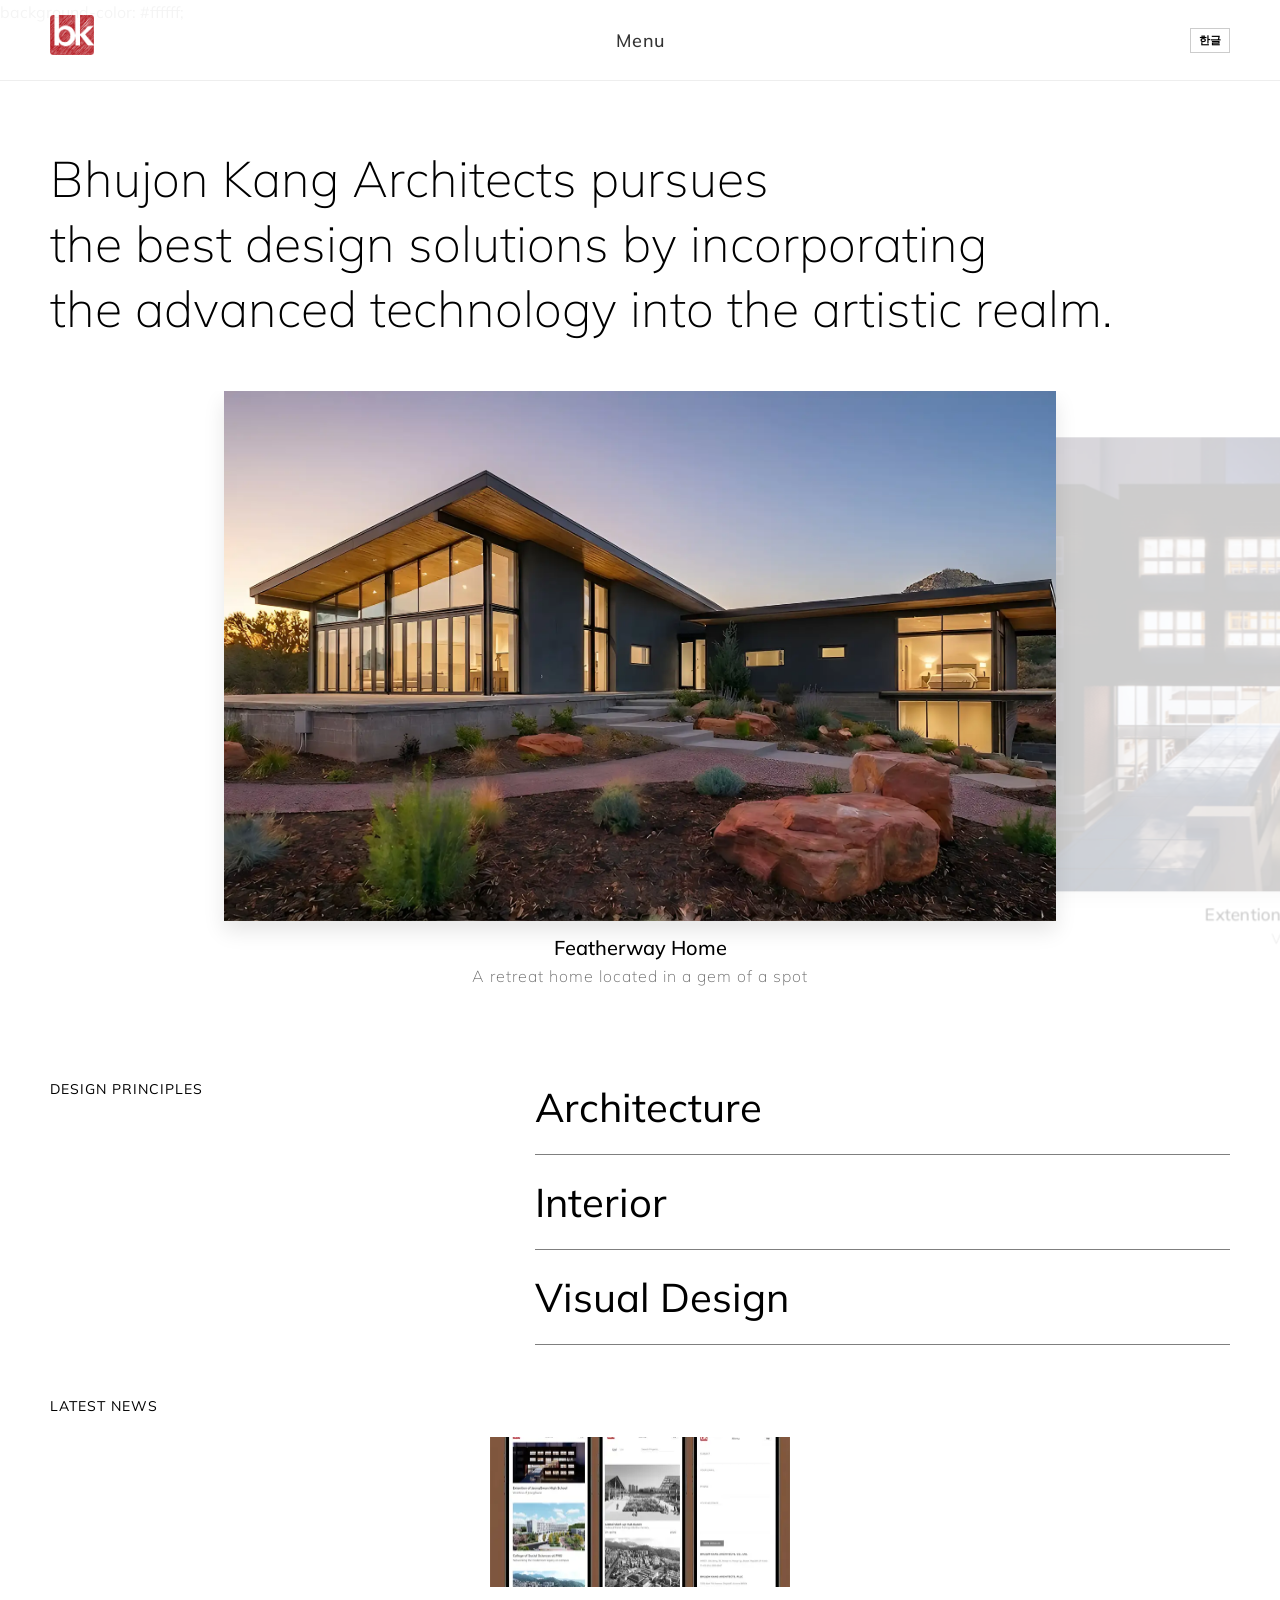
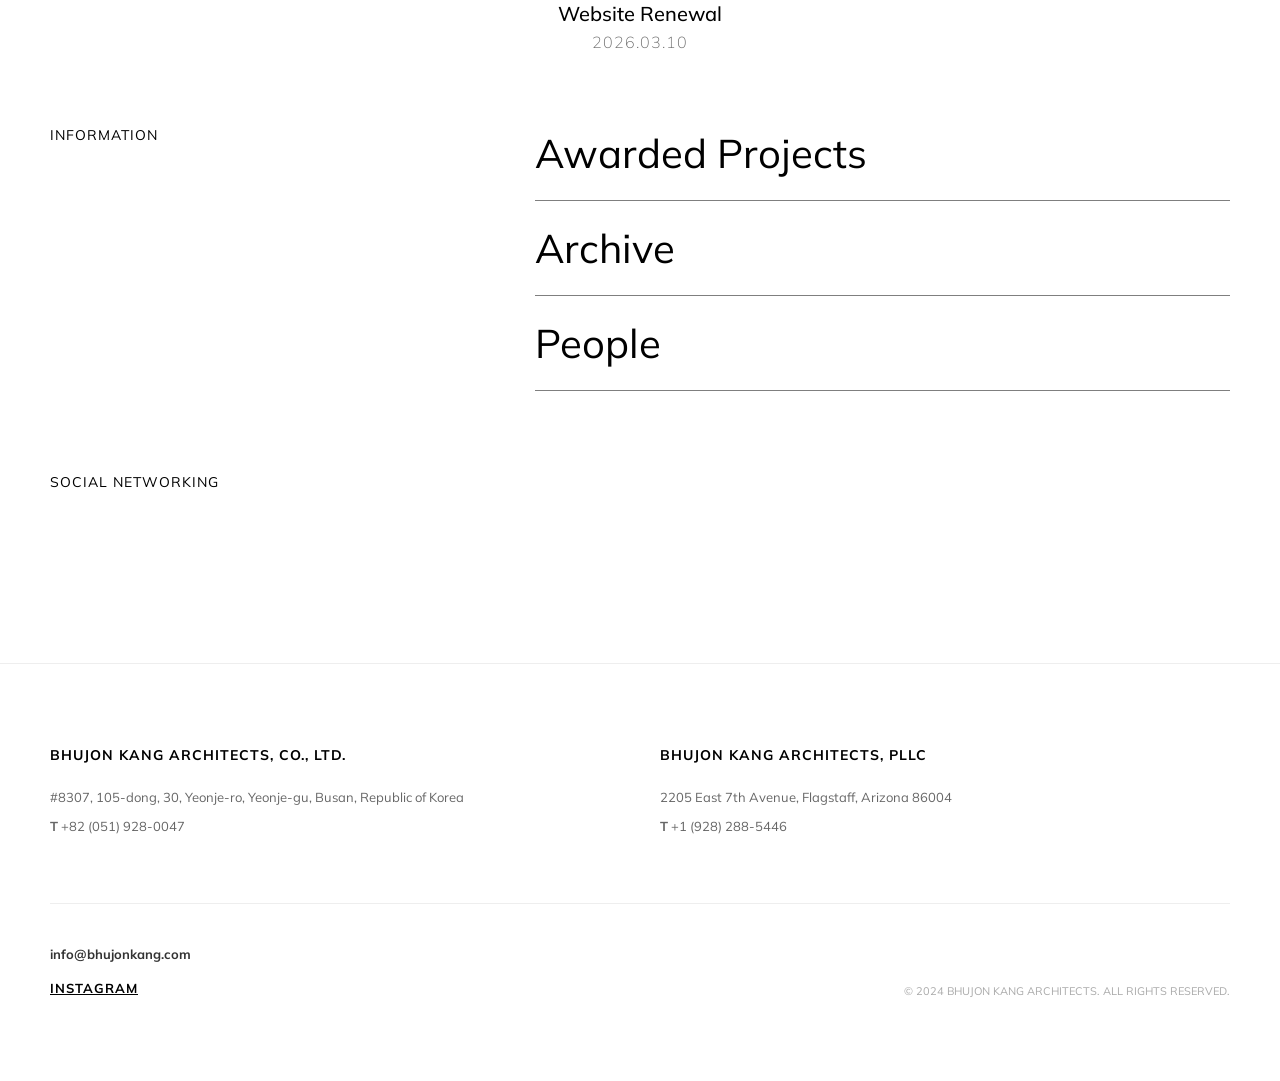
<file: index.html>
<!DOCTYPE html>
<html lang="ko">
<head>
    <meta charset="UTF-8">
    <meta name="viewport" content="width=device-width, initial-scale=1.0">
    <title>Bhujon Kang Architects | 강부존건축</title>
    
    <link href="https://fonts.googleapis.com/css2?family=Noto+Sans+KR:wght@100..900&display=swap" rel="stylesheet">

    <link rel="preconnect" href="https://fonts.googleapis.com">
    <link rel="preconnect" href="https://fonts.gstatic.com" crossorigin>
    <link href="https://fonts.googleapis.com/css2?family=Mulish:wght@300;400;600;700&display=swap" rel="stylesheet">
    
    <link rel="icon" href="favicon.png" type="image/png"> 
    <link href="https://unpkg.com/aos@2.3.1/dist/aos.css" rel="stylesheet">
    <link rel="stylesheet" href="https://cdn.jsdelivr.net/npm/swiper@11/swiper-bundle.min.css" />
    <link rel="stylesheet" href="style.css">

    <style>
        .awarded-section {
            width: 100%;
            margin-top: 50px; /* Design Principles와 동일한 상단 간격 */
            margin-bottom: 80px;
            display: flex;
            justify-content: flex-start;
            align-items: flex-start;
        }
    </style>
</head>
<body>
    background-color: #ffffff;

    <header>
        <div class="logo"><a href="index.html"><img src="logo.png" alt="ARCHI LAB"></a></div>
        <button id="menu-btn" onclick="toggleMenu()"><span class="ko">메뉴</span><span class="en">Menu</span></button>
        <div class="right-control"><button id="header-lang-btn" onclick="toggleLanguage()">한글</button></div>
    </header>

    <div id="fullscreen-menu" class="menu-overlay">
        <button class="close-btn" onclick="toggleMenu()"><span class="ko">닫기</span><span class="en">close</span></button>
        <nav>
            <ul>
                <li><a href="about.html" onclick="toggleMenu()"><span class="ko">소개</span><span class="en">About</span></a></li>
                <li><a href="projects.html" onclick="toggleMenu()"><span class="ko">프로젝트</span><span class="en">Projects</span></a></li>
                <li><a href="news.html" onclick="toggleMenu()"><span class="ko">소식</span><span class="en">News</span></a></li>
                <li><a href="contact.html" onclick="toggleMenu()"><span class="ko">연락처</span><span class="en">Contact</span></a></li>
            </ul>
        </nav>
        <input type="text" id="search-input" placeholder="Search" onkeyup="handleMenuSearch()">
        <div id="menu-search-results"></div>
    </div>

    <section id="home-desktop" class="hero-swiper-container desktop-only">
        <h2 class="selected-project-title">
            <span class="ko">
                강부존건축사사무소는<br>
                최신 건축기술을 예술적 영역으로 접목시켜,<br>
                최고의 건축디자인을 지향합니다.
            </span>
            <span class="en">
                Bhujon Kang Architects pursues<br>
                the best design solutions by incorporating<br>
                the advanced technology into the artistic realm.
            </span>
        </h2>
        
        <div class="swiper mainSwiper">
            <div class="swiper-wrapper" id="main-slider-wrapper"></div>
        </div>

        <div class="design-principles-section">
            <div class="dp-title-col">
                <h3 class="dp-title">
                    <span class="ko">디자인 원칙</span><span class="en">Design Principles</span>
                </h3>
            </div>
            <div class="dp-list-col">
                <a href="architecture.html" class="dp-item">
                    <span class="en">Architecture</span><span class="ko">건축설계</span>
                </a>
                <a href="interior.html" class="dp-item">
                    <span class="en">Interior</span><span class="ko">인테리어 설계</span>
                </a>
                <a href="visual.html" class="dp-item">
                    <span class="en">Visual Design</span><span class="ko">시각디자인</span>
                </a>
            </div>
        </div>


        <h3 class="latest-news-title" style="margin-top: 0;">
            <span class="ko">최신 소식</span><span class="en">Latest News</span>
        </h3>
        
        <div class="swiper newsSwiper" style="margin-bottom: 0;"> <div class="swiper-wrapper" id="news-slider-wrapper"></div>
        </div>
        


        <div class="awarded-section" data-aos="fade-up">
            <div class="dp-title-col">
                <h3 class="dp-title">
                    <span class="ko">기타 정보</span><span class="en">Information</span>
                </h3>
            </div>
            <div class="dp-list-col">
                <a href="awarded.html" class="dp-item">
                    <span class="en">Awarded Projects</span><span class="ko">공공건축 수상작</span>
                </a>
                <a href="proposed.html" class="dp-item">
                    <span class="en">Archive</span><span class="ko">지난 프로젝트</span>
                </a>
                <a href="people.html" class="dp-item">
                    <span class="en">People</span><span class="ko">구성원</span>
                </a>
            </div>
        </div>


        <h3 class="latest-news-title" style="margin-top: 0;">
            <span class="ko">소셜 네트워킹</span><span class="en">Social Networking</span>
        </h3>
        

            <script src="https://cdn.lightwidget.com/widgets/lightwidget.js"></script>
            <iframe src="https://lightwidget.com/widgets/8cb4e779883b5c45b08eee044a72d186.html" 
                    scrolling="no" 
                    allowtransparency="true" 
                    class="lightwidget-widget" 
                    style="width:100%; border:0; overflow:hidden;">
            </iframe>

    </section>

    <section id="home-mobile" class="mobile-project-container mobile-only">
        <h2 class="mobile-title"><span class="ko">주요 프로젝트</span><span class="en">Selected Projects</span></h2>
        <div id="mobile-list-wrapper"></div>
    </section>





    <section id="contact" class="footer-section">
    <div class="footer-container">
        <div class="footer-office-info">
            <h4>
                <span class="ko">(주)강부존건축사사무소</span>
                <span class="en">Bhujon Kang Architects, Co., Ltd.</span>
            </h4>
            <p>
                <span class="ko">부산광역시 연제구 연제로30 비스타동원 105동 8307호</span>
                <span class="en">#8307, 105-dong, 30, Yeonje-ro, Yeonje-gu, Busan, Republic of Korea</span>
            </p>
            <p>
                <strong>T</strong> <a href="tel:0519280047">+82 (051) 928-0047</a>
            </p>
        </div>

        <div class="footer-office-info">
            <h4>
                <span class="ko">Bhujon Kang Architects, PLLC, USA</span>
                <span class="en">Bhujon Kang Architects, PLLC</span>
            </h4>
            <p>2205 East 7th Avenue, Flagstaff, Arizona 86004</p>
            <p>
                <strong>T</strong> <a href="tel:19282885446">+1 (928) 288-5446</a>
            </p>
        </div>
    </div>

    <div class="footer-common">
        <div class="footer-contact-links">
            <p style="margin-bottom: 10px; font-size: 13px; font-weight: 700;">
                <a href="mailto:info@bhujonkang.com">info@bhujonkang.com</a>
            </p>
            <a href="https://www.instagram.com/bhujonarch" target="_blank" class="instagram-link">Instagram</a>
        </div>
        <p class="copyright">© 2024 Bhujon Kang Architects. All Rights Reserved.</p>
    </div>
    </section>

    <script src="https://unpkg.com/aos@2.3.1/dist/aos.js"></script>
    <script>AOS.init({ duration: 1000, once: true, offset: 100 });</script>
    <script src="https://cdn.jsdelivr.net/npm/swiper@11/swiper-bundle.min.js"></script>
    
    <script src="data.js"></script> 
    <script src="script.js"></script>
    
    <script>
        document.addEventListener('DOMContentLoaded', () => {
            const wrapper = document.getElementById('main-slider-wrapper');
            const mobileWrapper = document.getElementById('mobile-list-wrapper');
            const newsWrapper = document.getElementById('news-slider-wrapper');
            
            if (typeof projectData !== 'undefined') {
                const selectedProjects = Object.keys(projectData)
                    .map(key => ({ id: key, ...projectData[key] }))
                    .filter(p => p.select === true);

                if (wrapper) {
                    selectedProjects.forEach(p => {
                        const slide = document.createElement('div');
                        slide.className = 'swiper-slide';
                        slide.innerHTML = `
                            <a href="view.html?id=${p.id}" class="img-box"><img src="${p.images[0]}" alt="${p.title.en}"></a>
                            <div class="slide-text" data-aos="fade-up" data-aos-delay="200">
                                <h3 class="slide-title"><span class="ko">${p.title.ko}</span><span class="en">${p.title.en}</span></h3>
                                <p class="slide-subtitle"><span class="ko">${p.subtitle.ko}</span><span class="en">${p.subtitle.en}</span></p>
                            </div>
                        `;
                        wrapper.appendChild(slide);
                    });
                }

                if (mobileWrapper) {
                    selectedProjects.forEach((p, index) => {
                        const item = document.createElement('div');
                        item.className = 'mobile-project-item';
                        item.setAttribute('data-aos', 'fade-up');
                        item.setAttribute('data-aos-delay', index * 100);
                        item.innerHTML = `
                            <a href="view.html?id=${p.id}">
                                <div style="overflow:hidden; margin-bottom:15px;"><img src="${p.images[0]}" alt="${p.title.en}"></div>
                                <div class="m-info">
                                    <h3><span class="ko">${p.title.ko}</span><span class="en">${p.title.en}</span></h3>
                                    <p><span class="ko">${p.subtitle.ko}</span><span class="en">${p.subtitle.en}</span></p>
                                </div>
                            </a>
                        `;
                        mobileWrapper.appendChild(item);
                    });
                }
            }

            if (newsWrapper && typeof newsData !== 'undefined') {
                const newsList = Object.keys(newsData).map(key => ({ id: key, ...newsData[key] }));
                newsList.forEach(n => {
                    const slide = document.createElement('div');
                    slide.className = 'swiper-slide';
                    slide.innerHTML = `
                        <a href="view_news.html?id=${n.id}" class="img-box"><img src="${n.image}" alt="${n.title.en}"></a>
                        <div class="slide-text" data-aos="fade-up" data-aos-delay="100">
                            <h3 class="slide-title"><span class="ko">${n.title.ko}</span><span class="en">${n.title.en}</span></h3>
                            <p class="slide-subtitle">${n.date}</p>
                        </div>
                    `;
                    newsWrapper.appendChild(slide);
                });

                // Swiper 초기화 (script.js의 공통 설정 활용)
                if (typeof Swiper !== 'undefined') {
                    new Swiper(".newsSwiper", {
                        slidesPerView: "auto", 
                        spaceBetween: 10, 
                        centeredSlides: true, 
                        loop: true,
                        speed: 800,
                        autoplay: { delay: 6000, disableOnInteraction: false },
                    });
                }
            }
        });
    </script>
</body>
</html>
</file>
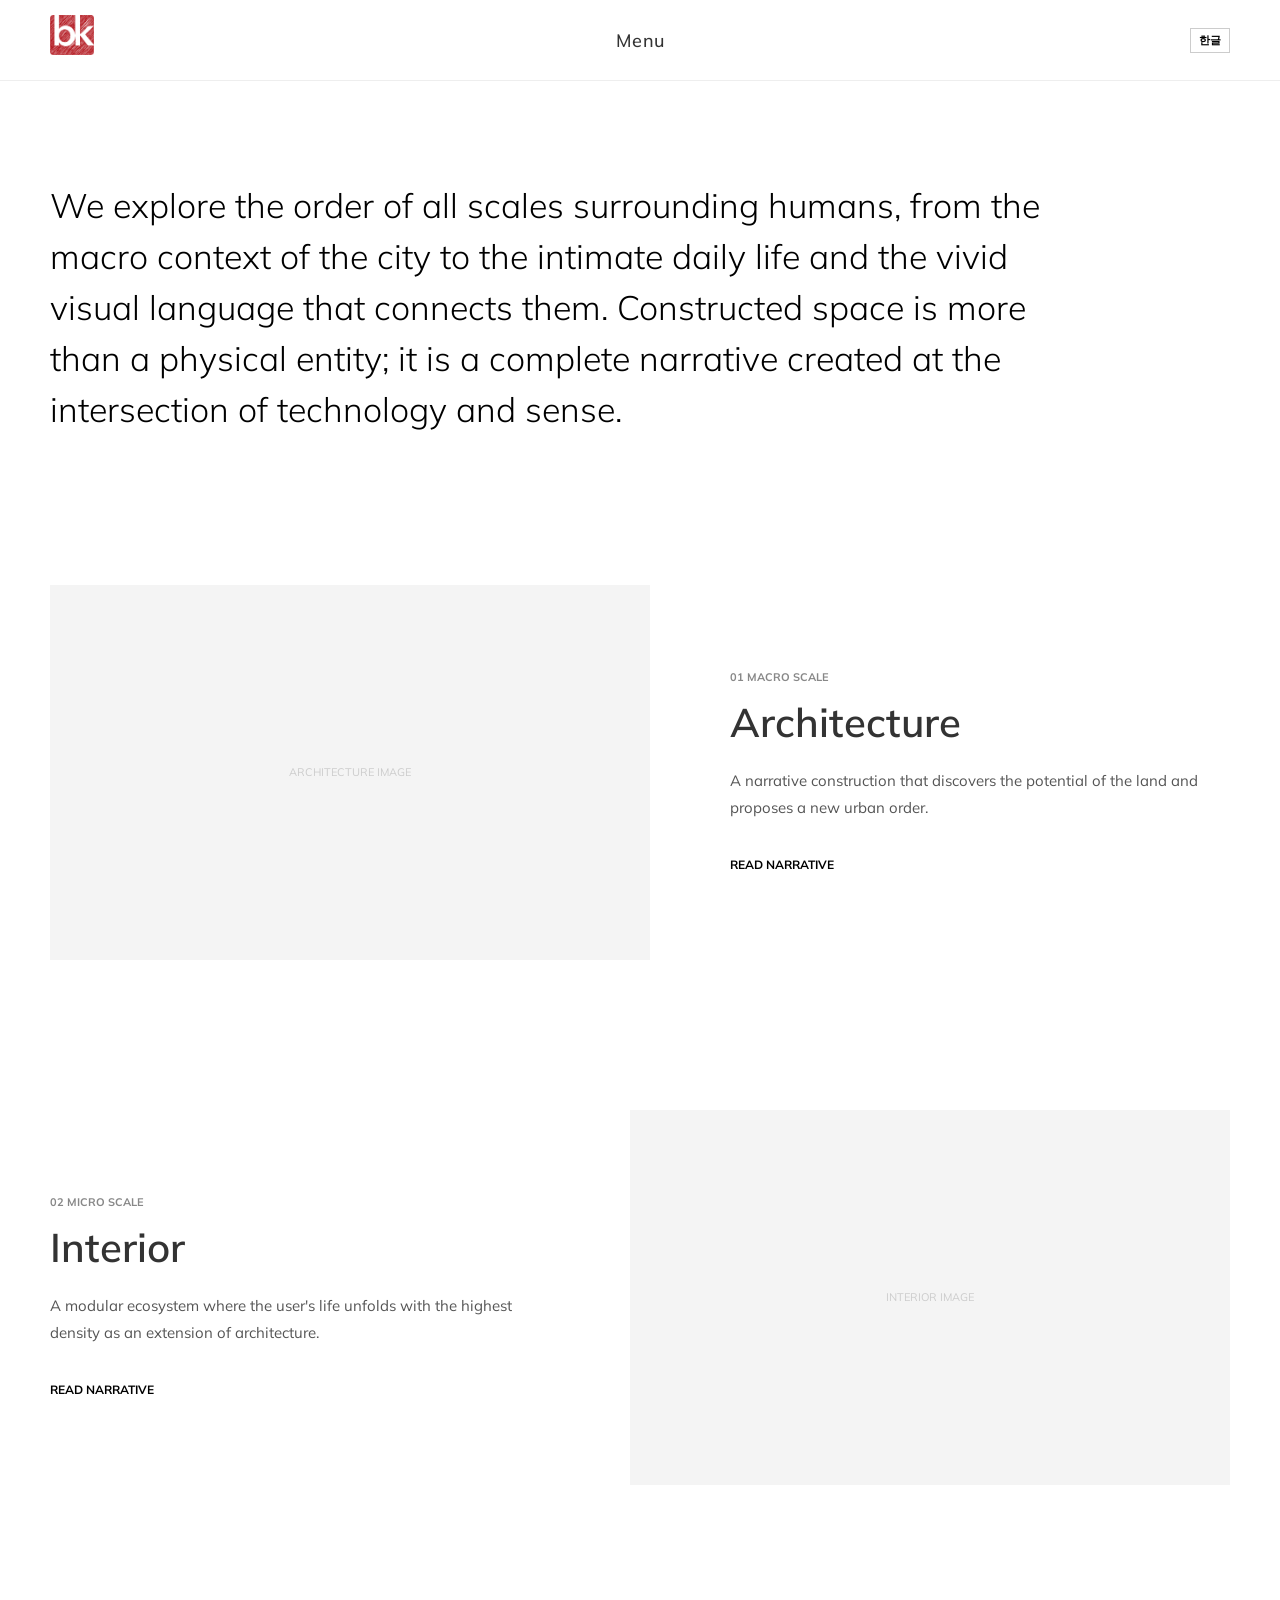
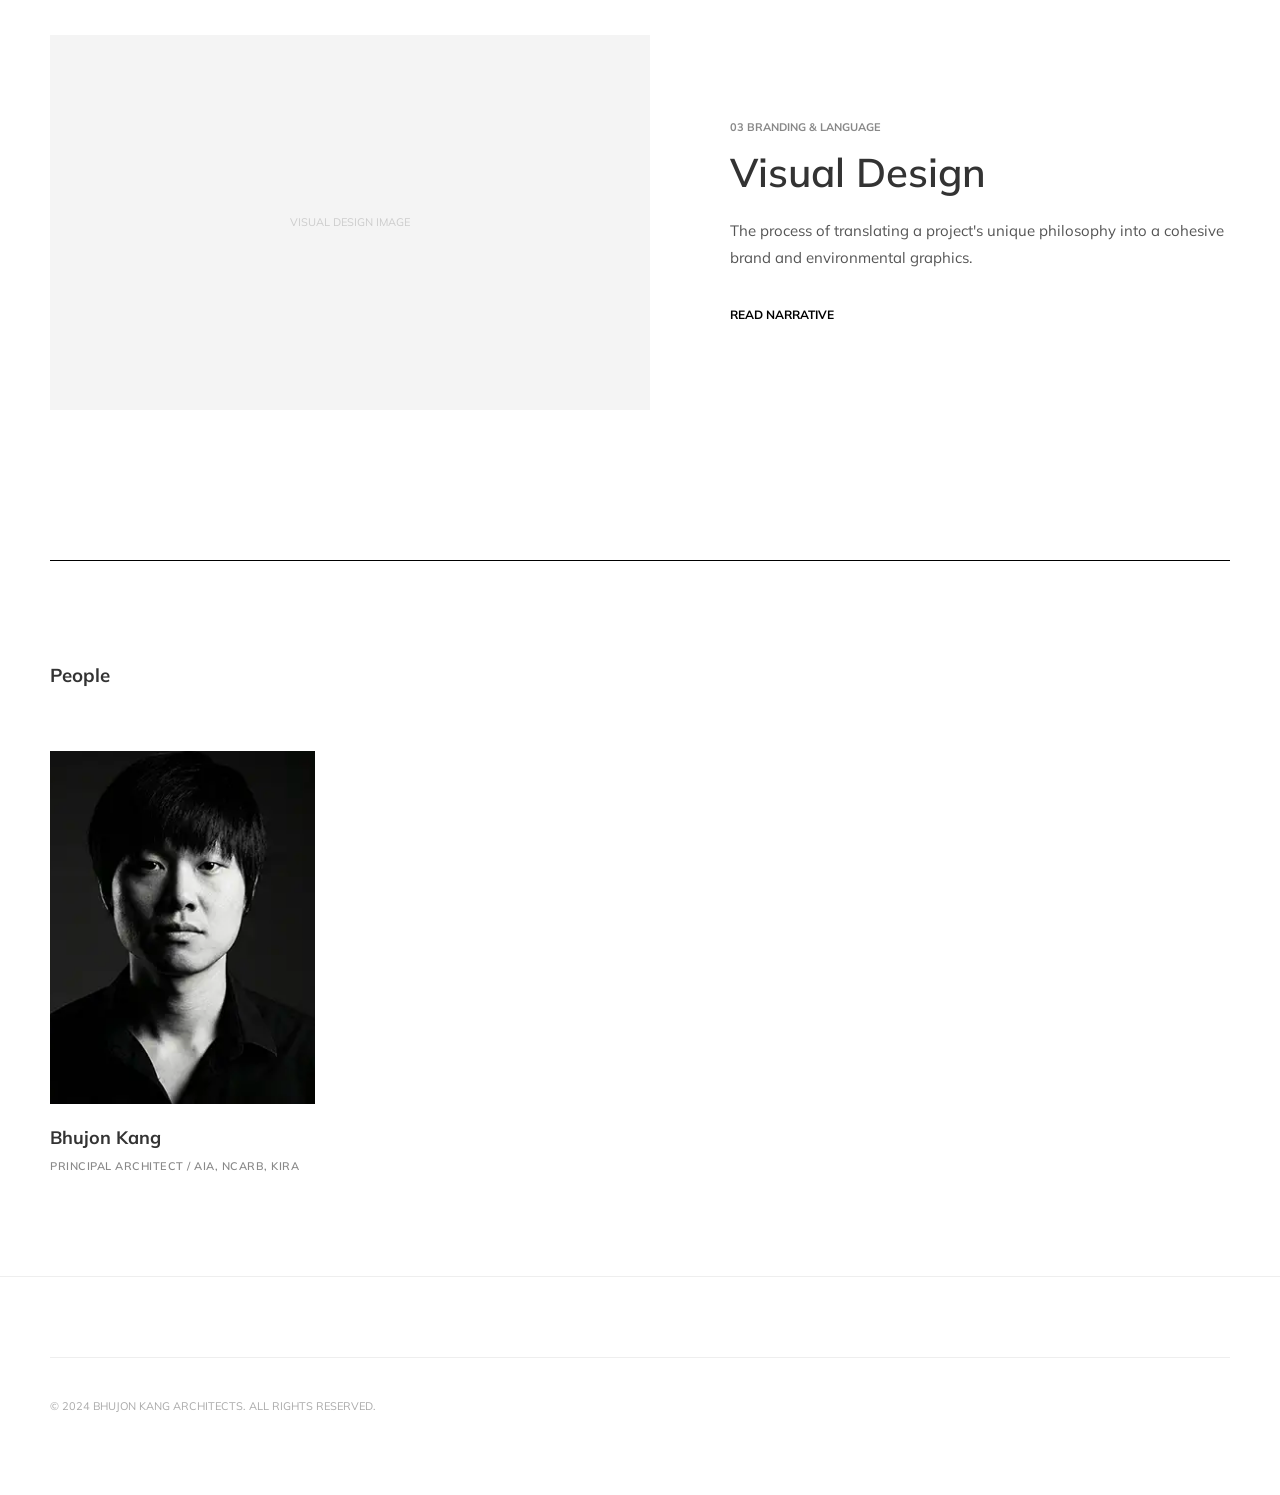
<file: about.html>
<!DOCTYPE html>
<html lang="ko">
<head>
    <meta charset="UTF-8">
    <meta name="viewport" content="width=device-width, initial-scale=1.0">
    <title>About | Bhujon Kang Architects</title>
    
    <link href="https://fonts.googleapis.com/css2?family=Noto+Sans+KR:wght@100..900&display=swap" rel="stylesheet">
    <link rel="preconnect" href="https://fonts.googleapis.com">
    <link rel="preconnect" href="https://fonts.gstatic.com" crossorigin>
    <link href="https://fonts.googleapis.com/css2?family=Mulish:wght@300;400;600;700&display=swap" rel="stylesheet">
    
    <link rel="icon" href="favicon.png" type="image/png"> 
    <link href="https://unpkg.com/aos@2.3.1/dist/aos.css" rel="stylesheet">
    <link rel="stylesheet" href="style.css">

    <style>
        /* 언어 설정 */
        .ko { display: none !important; }
        .en { display: inline-block !important; }
        body.kor-mode .ko { display: inline-block !important; }
        body.kor-mode .en { display: none !important; }

        .about-container {
            max-width: 1400px;
            margin: 0 auto;
            padding: 180px 50px 100px;
        }

        /* 1) 괄호 내용이 제거된 메인 선언 */
        .integrated-manifesto {
            margin-bottom: 150px;
            max-width: 1000px;
        }
        .manifesto-body {
            font-size: 34px;
            line-height: 1.5;
            font-weight: 300;
            color: #000;
            word-break: keep-all;
        }

        /* 2) 지그재그 레이아웃 (기본 비율 유지) */
        .narrative-row {
            display: flex;
            align-items: center;
            gap: 80px;
            margin-bottom: 150px;
        }
        .narrative-row:nth-child(even) { flex-direction: row-reverse; }

        .text-col { flex: 1; }
        .image-col {
            flex: 1.2;
            background: #f4f4f4; 
            aspect-ratio: 16 / 10;
            display: flex;
            justify-content: center;
            align-items: center;
            overflow: hidden;
        }
        .image-col img { width: 100%; height: 100%; object-fit: cover; }
        
        .item-label { font-size: 11px; font-weight: 700; color: #888; margin-bottom: 15px; display: block; text-transform: uppercase; }
        .item-title { font-size: 40px; font-weight: 600; margin-bottom: 25px; line-height: 1; }
        .item-desc { font-size: 15px; line-height: 1.8; color: #555; margin-bottom: 30px; }
        .item-more { font-size: 12px; font-weight: 700; text-decoration: underline; text-transform: uppercase; color: #000; }

        /* 3) People 섹션 설정 */
        .people-section {
            border-top: 1px solid #000;
            padding-top: 100px;
            margin-top: 100px;
        }
        #people-simple-grid {
            display: grid;
            grid-template-columns: repeat(4, 1fr);
            gap: 40px;
        }
        .person-simple-card { text-align: left; }
        .person-img-box { width: 100%; aspect-ratio: 3/4; background: #f4f4f4; margin-bottom: 20px; overflow: hidden; }
        .person-img-box img { width: 100%; height: 100%; object-fit: cover; }
        .person-name { font-size: 18px; font-weight: 700; margin-bottom: 5px; }
        .person-pos { font-size: 11px; color: #888; font-weight: 600; text-transform: uppercase; letter-spacing: 0.5px; }

        /* 반응형 설정 */
        @media (max-width: 1024px) {
            /* 태블릿 사이즈 이하에서 People 섹션 숨김 */
            .people-section { display: none !important; }
            
            .narrative-row, .narrative-row:nth-child(even) { flex-direction: column; gap: 40px; }
            .image-col { width: 100%; flex: none; aspect-ratio: 16 / 9; }
            .manifesto-body { font-size: 26px; }
        }
    </style>
</head>
<body class="kor-mode">

    <header>
        <div class="logo"><a href="index.html"><img src="logo.png" alt="BK Architects"></a></div>
        <button id="menu-btn" onclick="toggleMenu()"><span class="ko">메뉴</span><span class="en">Menu</span></button>
        <div class="right-control"><button id="header-lang-btn" onclick="toggleLanguage()">한글</button></div>
    </header>
    
    <div id="fullscreen-menu" class="menu-overlay">
        <button class="close-btn" onclick="toggleMenu()"><span class="ko">닫기</span><span class="en">close</span></button>
        <nav>
            <ul>
                <li><a href="about.html" onclick="toggleMenu()"><span class="ko">소개</span><span class="en">About</span></a></li>
                <li><a href="projects.html" onclick="toggleMenu()"><span class="ko">프로젝트</span><span class="en">Projects</span></a></li>
                <li><a href="news.html" onclick="toggleMenu()"><span class="ko">소식</span><span class="en">News</span></a></li>
                <li><a href="contact.html" onclick="toggleMenu()"><span class="ko">연락처</span><span class="en">Contact</span></a></li>
            </ul>
        </nav>
    </div>

    <main class="about-container">
        <section class="integrated-manifesto" data-aos="fade-up">
            <div class="manifesto-body">
                <span class="ko">
                    우리는 거시적인 도시의 맥락에서부터 일상의 내밀한 삶, 그리고 이들을 잇는 선명한 시각적 언어에 이르기까지, 인간을 둘러싼 모든 스케일의 질서를 탐구합니다. 구축된 공간은 단순한 물리적 실체를 넘어, 기술과 감각이 교차하며 만들어내는 하나의 완결된 서사가 됩니다.
                </span>
                <span class="en">
                    We explore the order of all scales surrounding humans, from the macro context of the city to the intimate daily life and the vivid visual language that connects them. Constructed space is more than a physical entity; it is a complete narrative created at the intersection of technology and sense.
                </span>
            </div>
        </section>

        <section class="narrative-row" data-aos="fade-up">
            <div class="text-col">
                <span class="item-label">01 Macro Scale</span>
                <h2 class="item-title">Architecture</h2>
                <p class="item-desc">
                    <span class="ko">땅이 품고 있는 잠재력을 발견하고 도시의 새로운 질서를 제안하는 서사적 구축.</span>
                    <span class="en">A narrative construction that discovers the potential of the land and proposes a new urban order.</span>
                </p>
                <a href="architecture.html" class="item-more">
                    <span class="ko">내용 보기</span><span class="en">Read Narrative</span>
                </a>
            </div>
            <div class="image-col">
                <p style="color:#ccc; font-size:11px;">ARCHITECTURE IMAGE</p>
            </div>
        </section>

        <section class="narrative-row" data-aos="fade-up">
            <div class="text-col">
                <span class="item-label">02 Micro Scale</span>
                <h2 class="item-title">Interior</h2>
                <p class="item-desc">
                    <span class="ko">건축의 연장선상에서 사용자의 삶이 가장 밀도 있게 펼쳐지는 모듈화된 생태계.</span>
                    <span class="en">A modular ecosystem where the user's life unfolds with the highest density as an extension of architecture.</span>
                </p>
                <a href="interior.html" class="item-more">
                    <span class="ko">내용 보기</span><span class="en">Read Narrative</span>
                </a>
            </div>
            <div class="image-col">
                <p style="color:#ccc; font-size:11px;">INTERIOR IMAGE</p>
            </div>
        </section>

        <section class="narrative-row" data-aos="fade-up">
            <div class="text-col">
                <span class="item-label">03 Branding & Language</span>
                <h2 class="item-title">Visual Design</h2>
                <p class="item-desc">
                    <span class="ko">프로젝트가 지닌 고유한 철학을 응집된 브랜드와 환경 그래픽으로 번역하는 과정.</span>
                    <span class="en">The process of translating a project's unique philosophy into a cohesive brand and environmental graphics.</span>
                </p>
                <a href="visual.html" class="item-more">
                    <span class="ko">내용 보기</span><span class="en">Read Narrative</span>
                </a>
            </div>
            <div class="image-col">
                <p style="color:#ccc; font-size:11px;">VISUAL DESIGN IMAGE</p>
            </div>
        </section>

        <section class="people-section">
            <h3 class="view-title-xl" style="margin-bottom: 60px; padding-left: 0;">People</h3>
            <div id="people-simple-grid">
                </div>
        </section>
    </main>

    <footer class="footer-section">
        <div class="footer-common">
            <p class="copyright">© 2024 Bhujon Kang Architects. All Rights Reserved.</p>
        </div>
    </footer>

    <script src="https://unpkg.com/aos@2.3.1/dist/aos.js"></script>
    <script>AOS.init({ duration: 1200, once: true });</script>
    <script src="data.js"></script>
    <script src="script.js"></script>
    <script>
        function renderSimplePeople() {
            const container = document.getElementById('people-simple-grid');
            if (!container || typeof PeopleData === 'undefined') return;

            Object.keys(PeopleData).forEach(id => {
                const p = PeopleData[id];
                const card = document.createElement('div');
                card.className = 'person-simple-card';
                card.setAttribute('data-aos', 'fade-up');

                card.innerHTML = `
                    <div class="person-img-box">
                        <img src="${p.image}" alt="${p.name.en}">
                    </div>
                    <div class="person-name">
                        <span class="ko">${p.name.ko}</span><span class="en">${p.name.en}</span>
                    </div>
                    <div class="person-pos">
                        ${p.position.en} / ${p.qualification.en}
                    </div>
                `;
                container.appendChild(card);
            });
        }
        document.addEventListener('DOMContentLoaded', renderSimplePeople);
    </script>
</body>
</html>
</file>
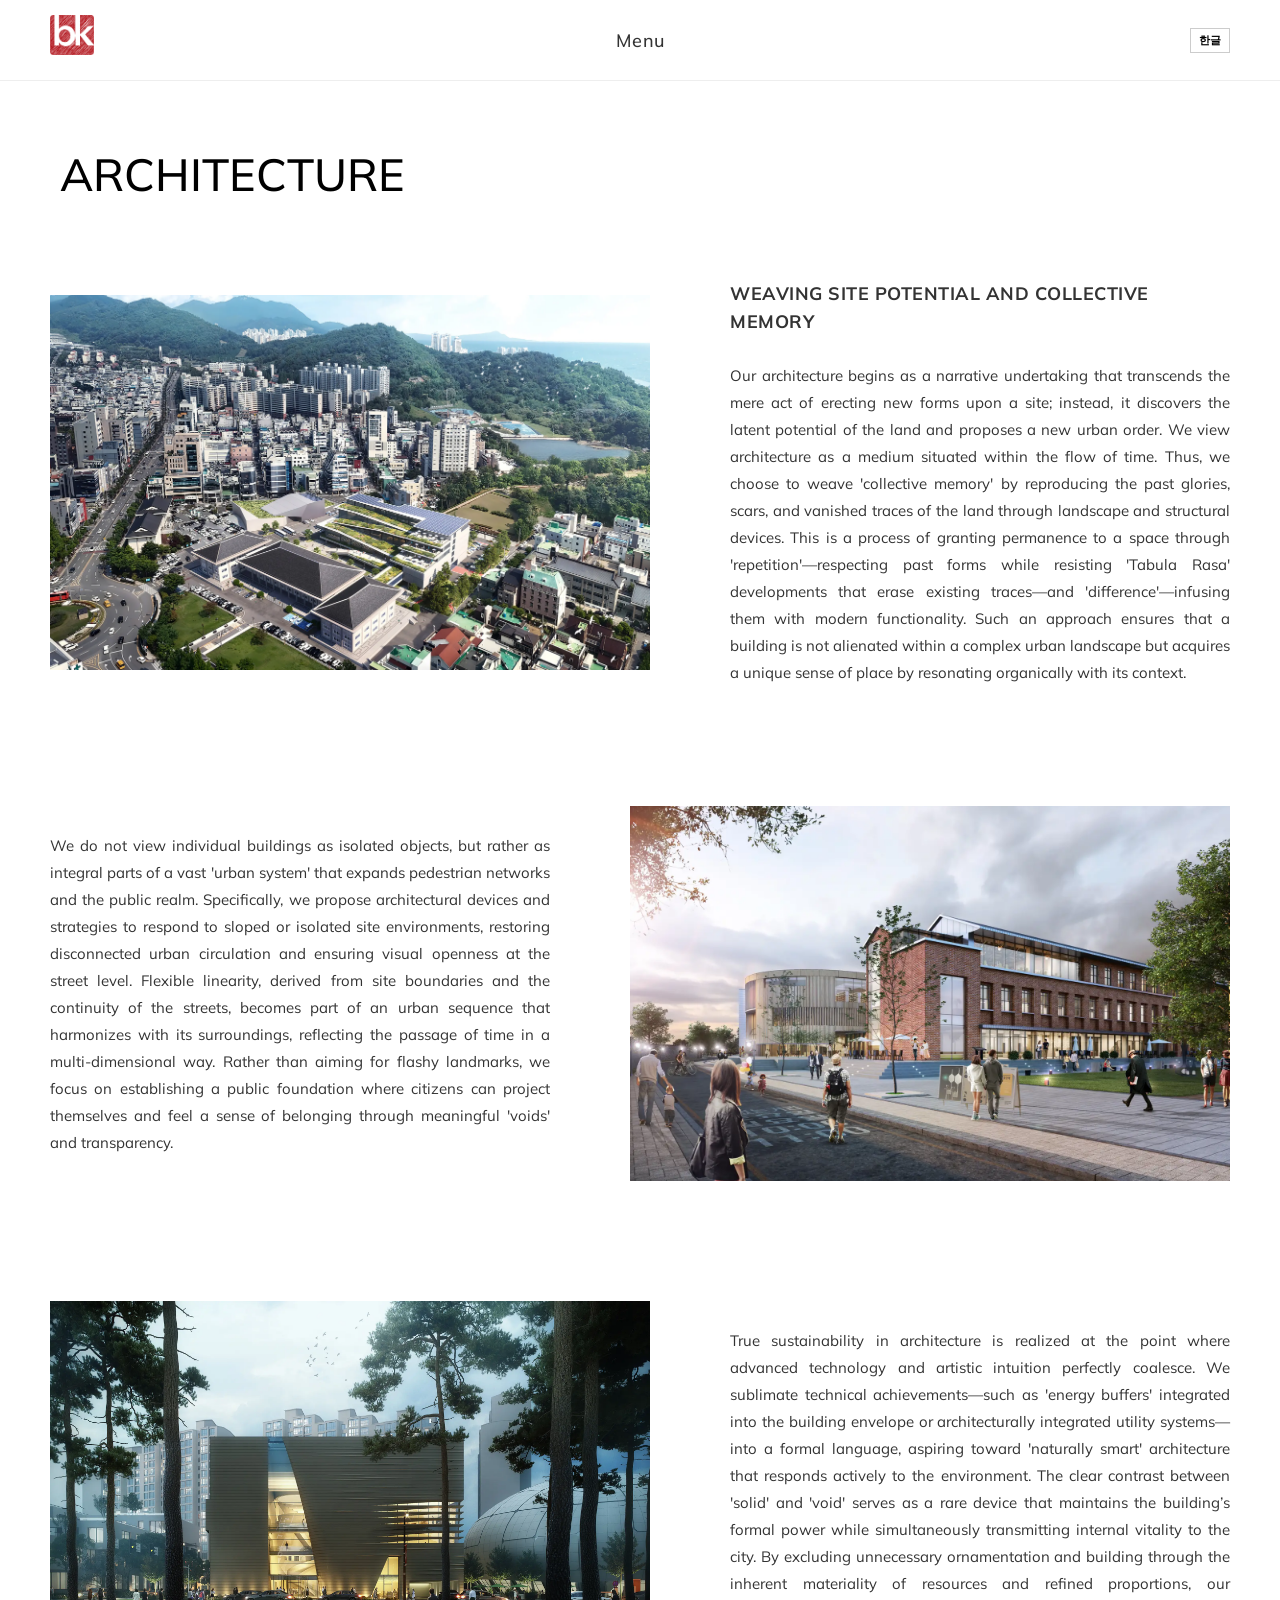
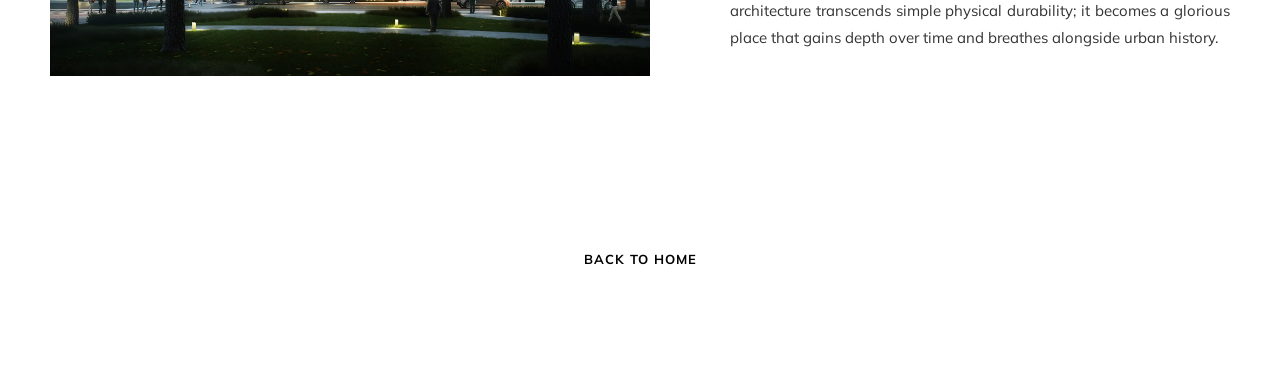
<file: architecture.html>
<!DOCTYPE html>
<html lang="ko">
<head>
    <meta charset="UTF-8">
    <meta name="viewport" content="width=device-width, initial-scale=1.0">
    <title>Architecture | Bhujon Kang Architects</title>
    
    <link href="https://fonts.googleapis.com/css2?family=Noto+Sans+KR:wght@100..900&display=swap" rel="stylesheet">
    <link rel="preconnect" href="https://fonts.googleapis.com">
    <link rel="preconnect" href="https://fonts.gstatic.com" crossorigin>
    <link href="https://fonts.googleapis.com/css2?family=Mulish:wght@300;400;600;700&display=swap" rel="stylesheet">
    
    <link rel="icon" href="favicon.png" type="image/png"> 
    <link href="https://unpkg.com/aos@2.3.1/dist/aos.css" rel="stylesheet">
    <link rel="stylesheet" href="style.css">

    <style>
        /* 언어 설정 */
        .ko { display: none !important; }
        .en { display: inline-block !important; }
        body.kor-mode .ko { display: inline-block !important; }
        body.kor-mode .en { display: none !important; }

        /* 서브페이지 레이아웃 */
        .sub-container { 
            padding: 150px 50px 100px; 
            max-width: 1400px; 
            margin: 0 auto; 
        }
        
        /* 제목 스타일: contact.html 스타일 준수 */
        .view-title-xl {
            font-size: 45px; 
            font-weight: 500;
            line-height: 1.1;
            color: #000;
            text-transform: uppercase;
            margin-bottom: 80px;
            padding-left: 10px;
        }

        /* 지그재그 내러티브 섹션 */
        .narrative-row {
            display: flex;
            align-items: center;
            gap: 80px;
            margin-bottom: 120px;
        }

        /* 짝수 번째 행은 이미지가 왼쪽으로 오도록 반전 */
        .narrative-row:nth-child(even) {
            flex-direction: row-reverse;
        }

        .text-col {
            flex: 1;
        }

        .image-col {
            flex: 1.2;
            background: #f4f4f4; /* 이미지 플레이스홀더 배경 */
            aspect-ratio: 16 / 10;
            overflow: hidden;
            display: flex;
            justify-content: center;
            align-items: center;
        }

        .image-col img {
            width: 100%;
            height: 100%;
            object-fit: cover;
        }

        .narrative-title {
            font-size: 18px;
            font-weight: 700;
            margin-bottom: 25px;
            letter-spacing: 0.5px;
            text-transform: uppercase;
        }

        .narrative-p {
            font-size: 15px;
            line-height: 1.8;
            color: #333;
            text-align: justify;
            word-break: keep-all;
        }

        /* 모바일 대응 */
        @media (max-width: 1024px) {
            .narrative-row, .narrative-row:nth-child(even) {
                flex-direction: column;
                gap: 40px;
                margin-bottom: 80px;
            }
            .sub-container { padding: 120px 20px 60px; }
            .view-title-xl { font-size: 32px; margin-bottom: 50px; }
        }
    </style>
</head>
<body class="kor-mode"> <header>
        <div class="logo"><a href="index.html"><img src="logo.png" alt="ARCHI LAB"></a></div>
        <button id="menu-btn" onclick="toggleMenu()"><span class="ko">메뉴</span><span class="en">Menu</span></button>
        <div class="right-control"><button id="header-lang-btn" onclick="toggleLanguage()">한글</button></div>
    </header>
    
    <div id="fullscreen-menu" class="menu-overlay">
        <button class="close-btn" onclick="toggleMenu()"><span class="ko">닫기</span><span class="en">close</span></button>
        <nav>
            <ul>
                <li><a href="about.html" onclick="toggleMenu()"><span class="ko">소개</span><span class="en">About</span></a></li>
                <li><a href="projects.html" onclick="toggleMenu()"><span class="ko">프로젝트</span><span class="en">Projects</span></a></li>
                <li><a href="news.html" onclick="toggleMenu()"><span class="ko">소식</span><span class="en">News</span></a></li>
                <li><a href="contact.html" onclick="toggleMenu()"><span class="ko">연락처</span><span class="en">Contact</span></a></li>
            </ul>
        </nav>
    </div>

    <main class="sub-container">
        <h1 class="view-title-xl" data-aos="fade-up">
            <span class="en">Architecture</span>
            <span class="ko">건축설계</span>
        </h1>

        <section class="narrative-row" data-aos="fade-up">
            <div class="text-col">
                <h2 class="narrative-title">
                    <span class="ko">구축을 넘어선 공공의 풍경</span>
                    <span class="en">Weaving Site Potential and Collective Memory</span>
                </h2>
                <div class="narrative-p">
                    <p class="ko">우리의 건축은 단순히 새로운 형태를 대지 위에 세우는 행위를 넘어, 땅이 품고 있는 잠재력을 발견하고 도시의 새로운 질서를 제안하는 서사적 작업에서 출발합니다. 건축은 시간의 흐름 속에 놓여 있는 매개체이며, 따라서 우리는 그 땅이 가졌던 과거의 영광과 상처, 그리고 사라진 자취를 조경이나 구조적 장치로 재현하여 '집단적 기억'을 직조하는 방식을 택합니다. 이는 기존의 흔적을 지우는 '타불라 라사(Tabula Rasa)'적 개발에 저항하며 과거의 형상을 존중하는 '반복'과, 그 안에 현대적 기능을 불어넣는 '차이'를 통해 공간에 영속성을 부여하는 과정입니다. 이러한 접근은 건축물이 복잡한 도심 경관 속에서 소외되지 않고, 대지의 맥락과 유기적으로 공명하며 고유한 장소성을 획득하게 만듭니다.</p>
                    <p class="en">Our architecture begins as a narrative undertaking that transcends the mere act of erecting new forms upon a site; instead, it discovers the latent potential of the land and proposes a new urban order. We view architecture as a medium situated within the flow of time. Thus, we choose to weave 'collective memory' by reproducing the past glories, scars, and vanished traces of the land through landscape and structural devices. This is a process of granting permanence to a space through 'repetition'—respecting past forms while resisting 'Tabula Rasa' developments that erase existing traces—and 'difference'—infusing them with modern functionality. Such an approach ensures that a building is not alienated within a complex urban landscape but acquires a unique sense of place by resonating organically with its context.</p>
                </div>
            </div>
            <div class="image-col">
                <img src="images/14/01.webp" alt="Bhujon Kang Visual Identity">            </div>
        </section>

        <section class="narrative-row" data-aos="fade-up">
            <div class="text-col">
                <div class="narrative-p">
                    <p class="ko">우리는 개별 건축물을 독립된 오브제로 보지 않고, 도시의 보행 네트워크와 공공 영역을 확장시키는 거대한 '도시적 시스템'의 일부로 간주합니다. 특히 경사지나 고립된 대지 환경에 대응하기 위한 전략을 도입하거나, 단절되었던 도시의 동선을 회복시키고 가로 수준에서의 시각적 개방성을 확보하는 등의 건축적 장치를 제안해왔습니다. 대지의 경계와 길의 연속성으로부터 도출된 유연한 선형은 주변 환경과 조화를 이루는 도시적 스퀀스의 일부가 되어 시간의 변화를 입체적으로 투영합니다. 우리는 화려한 랜드마크를 지향하기보다, 의미 있는 '비어 있음(Void)'과 투명성을 통해 시민들이 스스로를 투영하고 소속감을 느낄 수 있는 공공의 토대를 마련하는 데 집중합니다.</p>
                    <p class="en">We do not view individual buildings as isolated objects, but rather as integral parts of a vast 'urban system' that expands pedestrian networks and the public realm. Specifically, we propose architectural devices and strategies to respond to sloped or isolated site environments, restoring disconnected urban circulation and ensuring visual openness at the street level. Flexible linearity, derived from site boundaries and the continuity of the streets, becomes part of an urban sequence that harmonizes with its surroundings, reflecting the passage of time in a multi-dimensional way. Rather than aiming for flashy landmarks, we focus on establishing a public foundation where citizens can project themselves and feel a sense of belonging through meaningful 'voids' and transparency.</p>
                </div>
            </div>
            <div class="image-col">

                <img src="images/05/02.webp" alt="Bhujon Kang Visual Identity">            </div>
            </div>
        </section>

        <section class="narrative-row" data-aos="fade-up">
            <div class="text-col">
                <div class="narrative-p">
                    <p class="ko">건축의 진정한 지속가능성은 진보된 기술과 예술적 직관이 완벽하게 결합하는 지점에서 구현됩니다. 우리는 건물 외피에 도입된 '에너지 완충 장치'나 건축화된 통합적 설비 시스템과 같은 기술적 성취를 조형적 언어로 승화시켜, 환경에 능동적으로 반응하는 '자연스럽게 똑똑한(Naturally Smart)' 건축을 지향합니다. '솔리드(Solid)'와 '보이드(Void)'의 명확한 대비는 건물의 조형적 힘을 유지하는 동시에 내부의 활력을 도시로 전달하는 희소한 장치가 됩니다. 불필요한 장식을 배제하고 재료 본연의 물성과 정교한 비례를 통해 구축된 우리의 건축은, 단순한 물리적 내구성을 넘어 시간이 흐를수록 깊이를 더하며 도시의 역사와 함께 호흡하는 영광스러운 장소로 남을 것입니다.</p>
                    <p class="en">True sustainability in architecture is realized at the point where advanced technology and artistic intuition perfectly coalesce. We sublimate technical achievements—such as 'energy buffers' integrated into the building envelope or architecturally integrated utility systems—into a formal language, aspiring toward 'naturally smart' architecture that responds actively to the environment. The clear contrast between 'solid' and 'void' serves as a rare device that maintains the building’s formal power while simultaneously transmitting internal vitality to the city. By excluding unnecessary ornamentation and building through the inherent materiality of resources and refined proportions, our architecture transcends simple physical durability; it becomes a glorious place that gains depth over time and breathes alongside urban history.</p>
                </div>
            </div>
            <div class="image-col">
                <img src="images/07/01.webp" alt="Bhujon Kang Visual Identity">            </div>
            </div>
        </section>

        <div style="text-align:center; padding-top: 50px;" data-aos="fade-up">
            <a href="index.html" style="text-decoration:underline; font-weight:700; font-size:13px; color:#000; text-transform: uppercase; letter-spacing: 1px;">
                <span class="en">Back to Home</span>
                <span class="ko">홈으로 돌아가기</span>
            </a>
        </div>
    </main>

    <script src="https://unpkg.com/aos@2.3.1/dist/aos.js"></script>
    <script>
        AOS.init({ duration: 1000, once: true });
    </script>
    <script src="data.js"></script>
    <script src="script.js"></script>
</body>
</html>
</file>
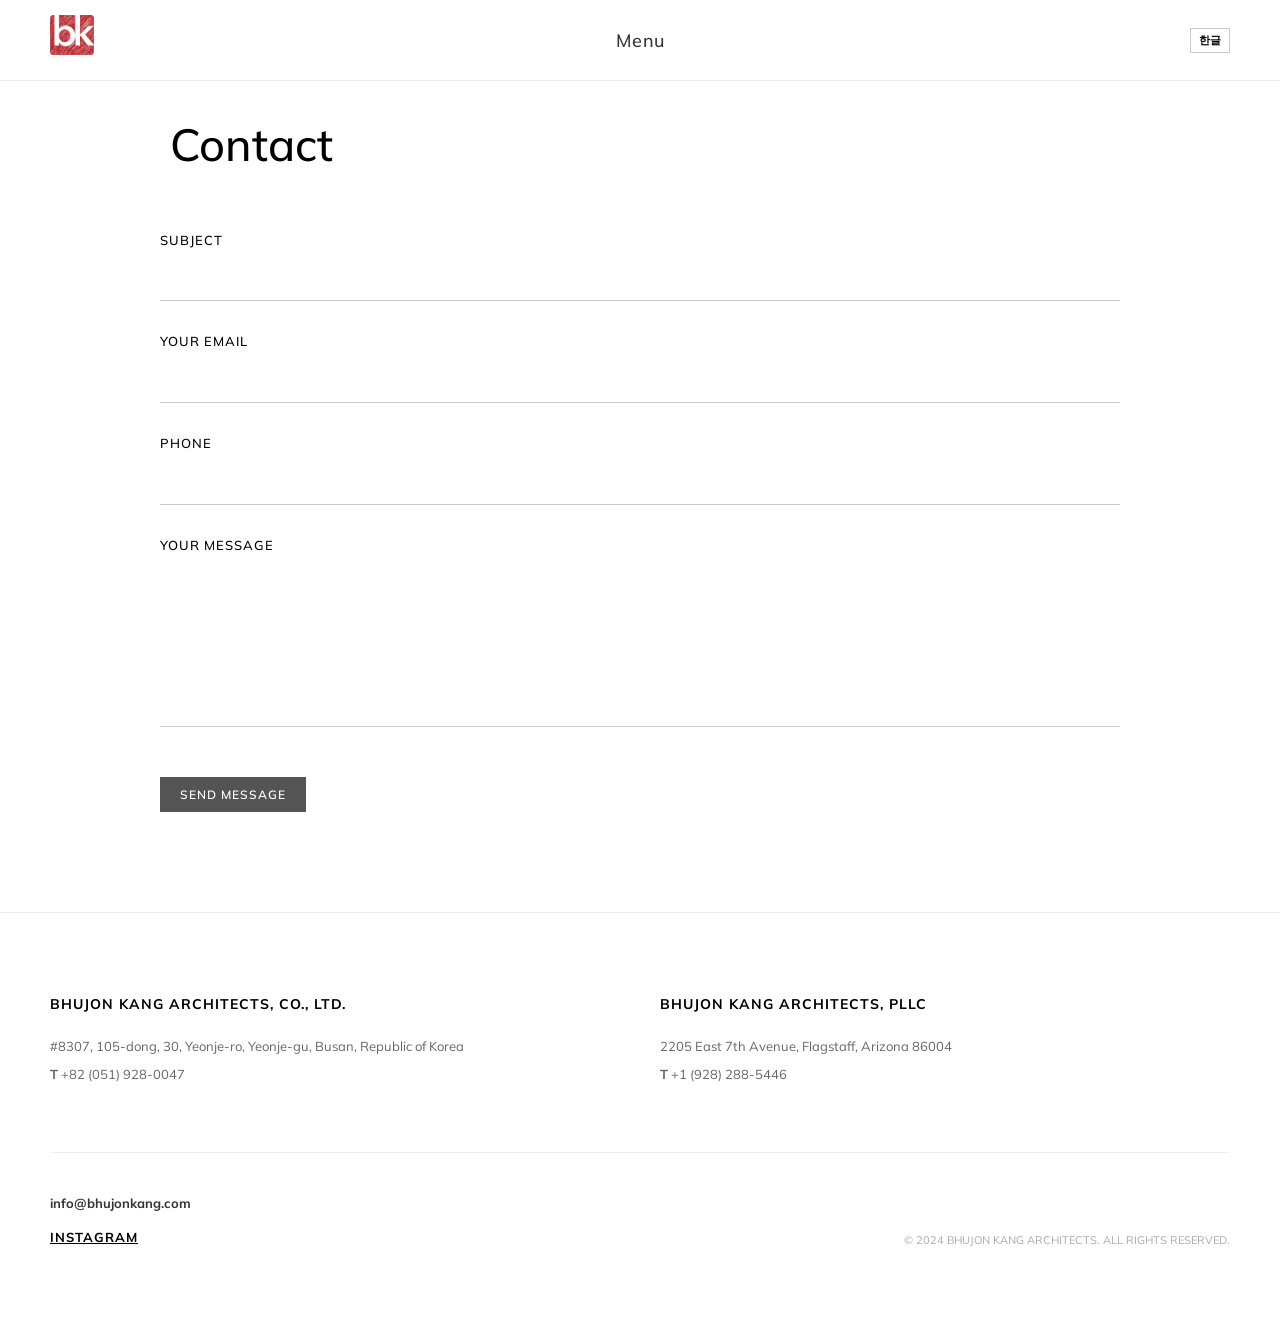
<file: contact.html>
<!DOCTYPE html>
<html lang="ko">
<head>
    <meta charset="UTF-8">
    <meta name="viewport" content="width=device-width, initial-scale=1.0">
    <title>Contact | Bhujon Kang Architects</title>
    
    <link href="https://fonts.googleapis.com/css2?family=Noto+Sans+KR:wght@100..900&display=swap" rel="stylesheet">     
    <link rel="preconnect" href="https://fonts.googleapis.com">
    <link rel="preconnect" href="https://fonts.gstatic.com" crossorigin>
    <link href="https://fonts.googleapis.com/css2?family=Mulish:wght@300;400;600;700&display=swap" rel="stylesheet">
    
    <link rel="icon" href="favicon.png" type="image/png"> 
    <link href="https://unpkg.com/aos@2.3.1/dist/aos.css" rel="stylesheet">
    <link rel="stylesheet" href="style.css">

    <style>
        /* 언어별 노출 제어 */
        .ko { display: none !important; }
        .en { display: inline-block !important; }
        body.kor-mode .ko { display: inline-block !important; }
        body.kor-mode .en { display: none !important; }
        body.kor-mode .view-title-xl .ko { display: block !important; }

        /* 제목 스타일 */
        .contact-title-section {
            text-align: left;
            margin-bottom: 60px;
            padding-left: 10px;
        }
        .view-title-xl {
            font-size: 45px; 
            font-weight: 500;
            line-height: 1.1;
            color: #000;
        }

        /* 폼 디자인: 미니멀한 실선 스타일 */
        .contact-form-container {
            width: 100%;
            display: flex;
            flex-direction: column;
            gap: 30px;
        }

        .form-group {
            display: flex;
            flex-direction: column;
            gap: 10px;
            border-bottom: 1px solid #ccc;
            padding-bottom: 10px;
        }

        .form-group label {
            font-size: 13px;
            font-weight: 500;
            text-transform: uppercase;
            letter-spacing: 1px;
            color: #000;
        }

        .form-group input, 
        .form-group textarea {
            border: none;
            outline: none;
            font-family: 'Mulish', 'NanumSquare', sans-serif;
            font-size: 16px;
            padding: 5px 0;
            background: transparent;
        }

        .form-group textarea {
            height: 150px;
            resize: none;
            line-height: 1.6;
        }

        .submit-btn {
            align-self: flex-start;
            background: #545454;
            color: #fff;
            border: none;
            padding: 10px 20px;
            font-size: 12px;
            font-weight: 600;
            cursor: pointer;
            text-transform: uppercase;
            letter-spacing: 1px;
            transition: opacity 0.3s;
            margin-top: 20px;
        }
        .submit-btn:hover { opacity: 0.7; }

        @media (max-width: 768px) {
            .view-title-xl { font-size: 32px; }
        }
    </style>
</head>
<body>

    <header>
        <div class="logo"><a href="index.html"><img src="logo.png" alt="ARCHI LAB"></a></div>
        <button id="menu-btn" onclick="toggleMenu()"><span class="ko">메뉴</span><span class="en">Menu</span></button>
        <div class="right-control"><button id="header-lang-btn" onclick="toggleLanguage()">한글</button></div>
    </header>

    <div id="fullscreen-menu" class="menu-overlay">
        <button class="close-btn" onclick="toggleMenu()"><span class="ko">닫기</span><span class="en">close</span></button>
        <nav>
            <ul>
                <li><a href="about.html" onclick="toggleMenu()"><span class="ko">소개</span><span class="en">About</span></a></li>
                <li><a href="projects.html" onclick="toggleMenu()"><span class="ko">프로젝트</span><span class="en">Projects</span></a></li>
                <li><a href="news.html" onclick="toggleMenu()"><span class="ko">소식</span><span class="en">News</span></a></li>
                <li><a href="contact.html" onclick="toggleMenu()"><span class="ko">연락처</span><span class="en">Contact</span></a></li>
            </ul>
        </nav>
    </div>

    <main class="projects-container news-width-limit">
        <div class="contact-title-section" data-aos="fade-up">
            <h1 class="view-title-xl">
                <span class="en">Contact</span>
                <span class="ko">문의하기</span>
            </h1>
        </div>

        <form id="contact-form" action="https://formspree.io/f/xaqdjeyn" method="POST" class="contact-form-container" data-aos="fade-up" data-aos-delay="200">
            <div class="form-group">
                <label><span class="ko">제목</span><span class="en">Subject</span></label>
                <input type="text" name="subject" required>
            </div>

            <div class="form-group">
                <label><span class="ko">이메일</span><span class="en">Your Email</span></label>
                <input type="email" name="email" required>
            </div>

            <div class="form-group">
                <label><span class="ko">전화번호</span><span class="en">Phone</span></label>
                <input type="tel" name="phone">
            </div>

            <div class="form-group">
                <label><span class="ko">내용</span><span class="en">Your Message</span></label>
                <textarea name="message" required></textarea>
            </div>

            <button type="submit" class="submit-btn">
                <span class="ko">전송하기</span><span class="en">Send Message</span>
            </button>
        </form>
    </main>

    <section id="contact" class="footer-section">
    <div class="footer-container">
        <div class="footer-office-info">
            <h4>
                <span class="ko">(주)강부존건축사사무소</span>
                <span class="en">Bhujon Kang Architects, Co., Ltd.</span>
            </h4>
            <p>
                <span class="ko">부산광역시 연제구 연제로30 비스타동원 105동 8307호</span>
                <span class="en">#8307, 105-dong, 30, Yeonje-ro, Yeonje-gu, Busan, Republic of Korea</span>
            </p>
            <p>
                <strong>T</strong> <a href="tel:0519280047">+82 (051) 928-0047</a>
            </p>
        </div>

        <div class="footer-office-info">
            <h4>
                <span class="ko">Bhujon Kang Architects, PLLC, USA</span>
                <span class="en">Bhujon Kang Architects, PLLC</span>
            </h4>
            <p>2205 East 7th Avenue, Flagstaff, Arizona 86004</p>
            <p>
                <strong>T</strong> <a href="tel:19282885446">+1 (928) 288-5446</a>
            </p>
        </div>
    </div>

    <div class="footer-common">
        <div class="footer-contact-links">
            <p style="margin-bottom: 10px; font-size: 13px; font-weight: 700;">
                <a href="mailto:info@bhujonkang.com">info@bhujonkang.com</a>
            </p>
            <a href="https://www.instagram.com/bhujonarch" target="_blank" class="instagram-link">Instagram</a>
        </div>
        <p class="copyright">© 2024 Bhujon Kang Architects. All Rights Reserved.</p>
    </div>
    </section>

    <script src="https://unpkg.com/aos@2.3.1/dist/aos.js"></script>
    <script>AOS.init({ duration: 1000, once: true, offset: 100 });</script>
    <script src="script.js"></script>

    <script>
        const form = document.getElementById("contact-form");
        
        async function handleSubmit(event) {
            event.preventDefault();
            const status = document.createElement("p");
            status.style.marginTop = "20px";
            status.style.fontSize = "14px";
            status.style.fontWeight = "600";
            
            const data = new FormData(event.target);
            fetch(event.target.action, {
                method: form.method,
                body: data,
                headers: { 'Accept': 'application/json' }
            }).then(response => {
                if (response.ok) {
                    status.innerHTML = document.body.classList.contains("kor-mode") ? "메시지가 성공적으로 전송되었습니다." : "Message sent successfully!";
                    status.style.color = "green";
                    form.reset();
                } else {
                    status.innerHTML = document.body.classList.contains("kor-mode") ? "전송 중 오류가 발생했습니다." : "Oops! There was a problem submitting your form";
                    status.style.color = "red";
                }
            }).catch(error => {
                status.innerHTML = document.body.classList.contains("kor-mode") ? "연결 오류가 발생했습니다." : "Oops! Connection error";
                status.style.color = "red";
            });
            form.appendChild(status);
        }
        form.addEventListener("submit", handleSubmit);
    </script>
</body>
</html>
</file>
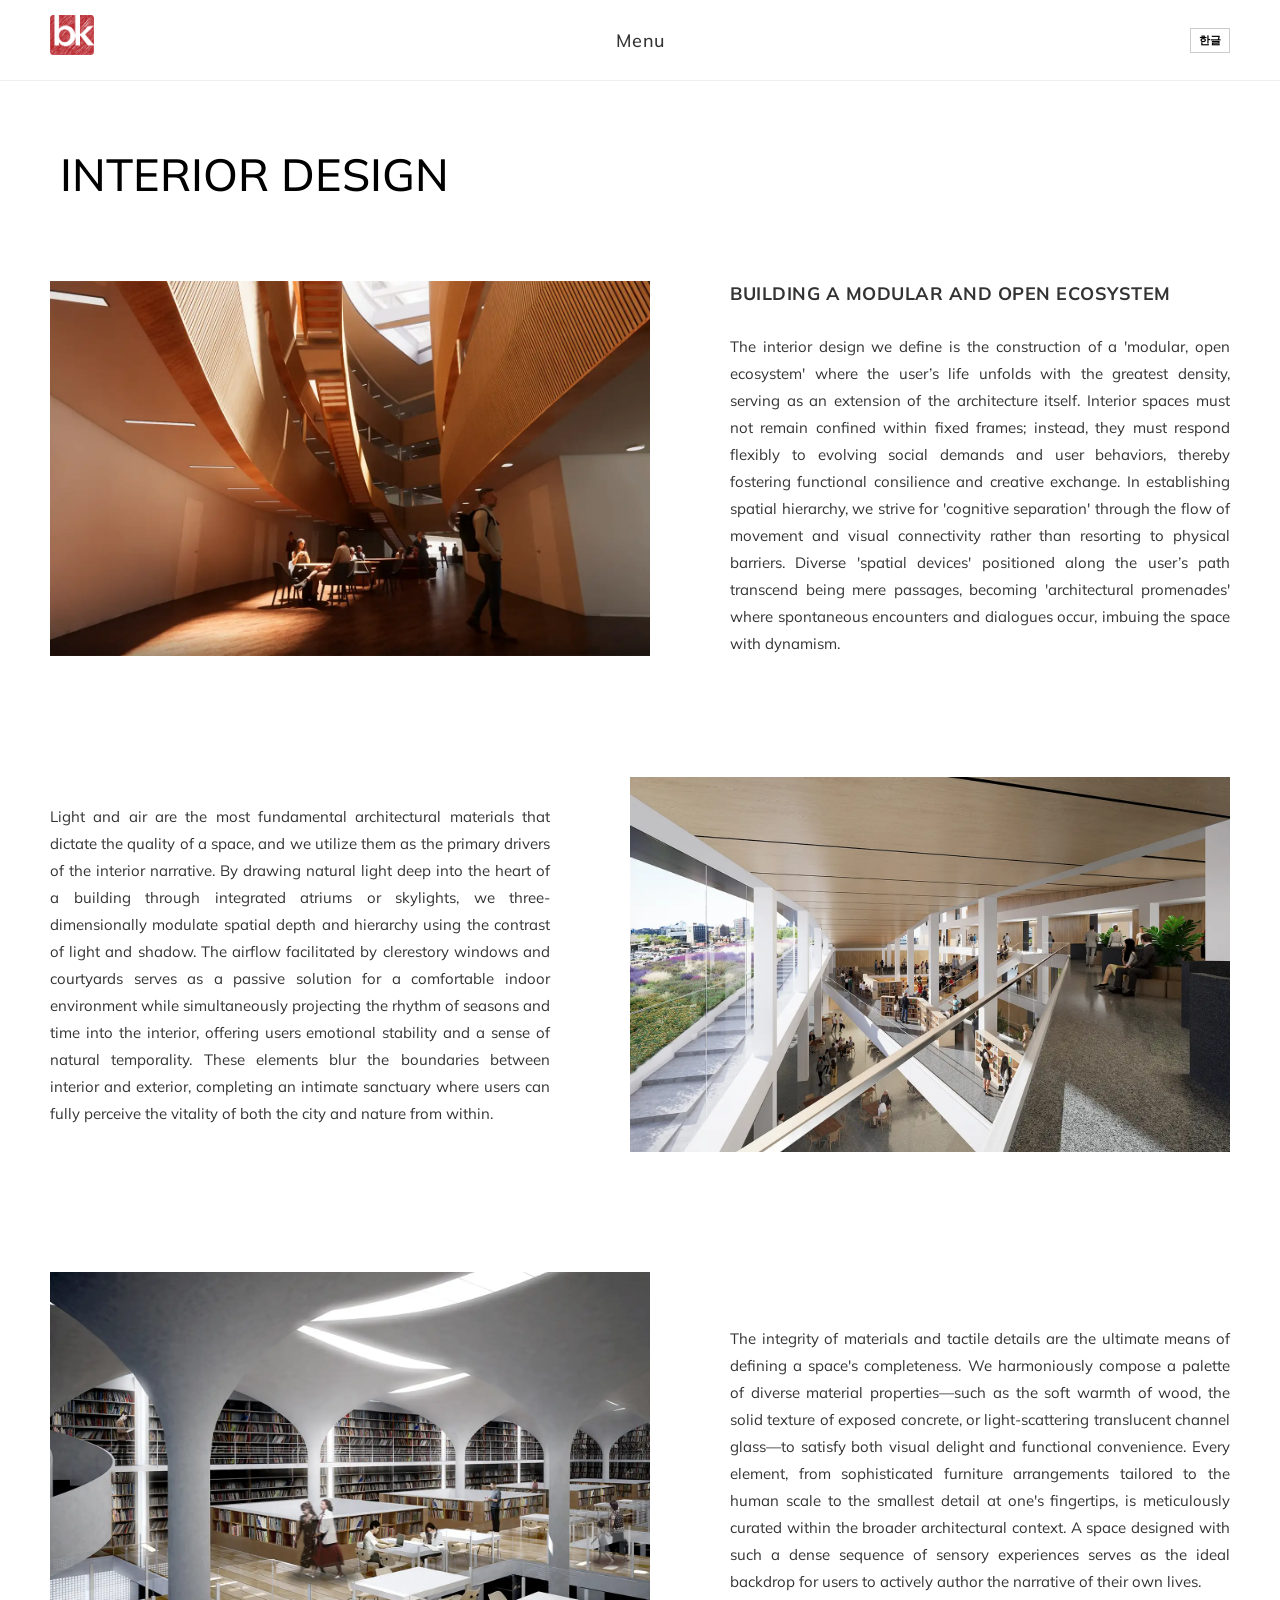
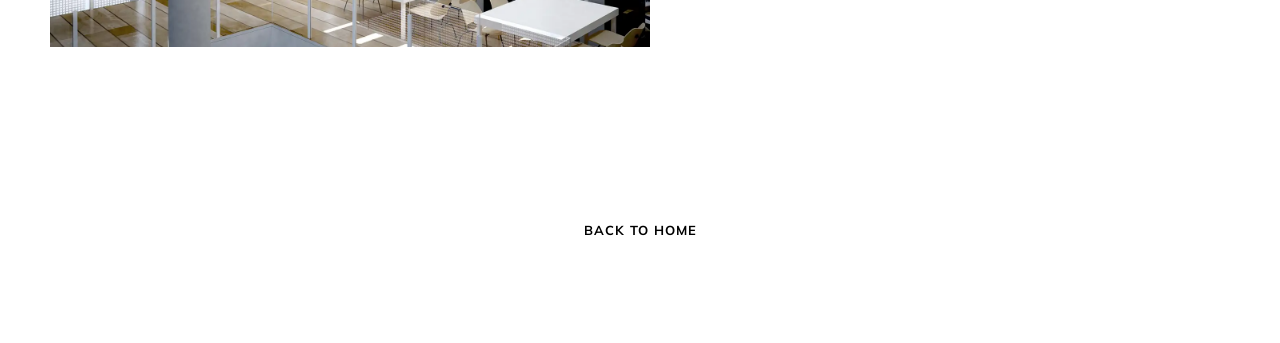
<file: interior.html>
<!DOCTYPE html>
<html lang="ko">
<head>
    <meta charset="UTF-8">
    <meta name="viewport" content="width=device-width, initial-scale=1.0">
    <title>Interior | Bhujon Kang Architects</title>
    
    <link href="https://fonts.googleapis.com/css2?family=Noto+Sans+KR:wght@100..900&display=swap" rel="stylesheet">
    <link rel="preconnect" href="https://fonts.googleapis.com">
    <link rel="preconnect" href="https://fonts.gstatic.com" crossorigin>
    <link href="https://fonts.googleapis.com/css2?family=Mulish:wght@300;400;600;700&display=swap" rel="stylesheet">
    
    <link rel="icon" href="favicon.png" type="image/png"> 
    <link href="https://unpkg.com/aos@2.3.1/dist/aos.css" rel="stylesheet">
    <link rel="stylesheet" href="style.css">

    <style>
        /* 언어 및 레이아웃 설정 */
        .ko { display: none !important; }
        .en { display: inline-block !important; }
        body.kor-mode .ko { display: inline-block !important; }
        body.kor-mode .en { display: none !important; }

        .sub-container { 
            padding: 150px 50px 100px; 
            max-width: 1400px; 
            margin: 0 auto; 
        }
        
        /* 제목 스타일 */
        .view-title-xl {
            font-size: 45px; 
            font-weight: 500;
            line-height: 1.1;
            color: #000;
            text-transform: uppercase;
            margin-bottom: 80px;
            padding-left: 10px;
        }

        /* 지그재그 내러티브 레이아웃 */
        .narrative-row {
            display: flex;
            align-items: center;
            gap: 80px;
            margin-bottom: 120px;
        }

        .narrative-row:nth-child(even) {
            flex-direction: row-reverse;
        }

        .text-col {
            flex: 1;
        }

        .image-col {
            flex: 1.2;
            background: #f4f4f4; 
            aspect-ratio: 16 / 10;
            overflow: hidden;
            display: flex;
            justify-content: center;
            align-items: center;
        }

        .image-col img {
            width: 100%;
            height: 100%;
            object-fit: cover;
        }

        .narrative-title {
            font-size: 18px;
            font-weight: 700;
            margin-bottom: 25px;
            letter-spacing: 0.5px;
            text-transform: uppercase;
        }

        .narrative-p {
            font-size: 15px;
            line-height: 1.8;
            color: #333;
            text-align: justify;
            word-break: keep-all;
        }

        @media (max-width: 1024px) {
            .narrative-row, .narrative-row:nth-child(even) {
                flex-direction: column;
                gap: 40px;
                margin-bottom: 80px;
            }
            .sub-container { padding: 120px 20px 60px; }
            .view-title-xl { font-size: 32px; margin-bottom: 50px; }
        }
    </style>
</head>
<body class="kor-mode">

    <header>
        <div class="logo"><a href="index.html"><img src="logo.png" alt="ARCHI LAB"></a></div>
        <button id="menu-btn" onclick="toggleMenu()"><span class="ko">메뉴</span><span class="en">Menu</span></button>
        <div class="right-control"><button id="header-lang-btn" onclick="toggleLanguage()">한글</button></div>
    </header>
    
    <div id="fullscreen-menu" class="menu-overlay">
        <button class="close-btn" onclick="toggleMenu()"><span class="ko">닫기</span><span class="en">close</span></button>
        <nav>
            <ul>
                <li><a href="about.html" onclick="toggleMenu()"><span class="ko">소개</span><span class="en">About</span></a></li>
                <li><a href="projects.html" onclick="toggleMenu()"><span class="ko">프로젝트</span><span class="en">Projects</span></a></li>
                <li><a href="news.html" onclick="toggleMenu()"><span class="ko">소식</span><span class="en">News</span></a></li>
                <li><a href="contact.html" onclick="toggleMenu()"><span class="ko">연락처</span><span class="en">Contact</span></a></li>
            </ul>
        </nav>
    </div>

    <main class="sub-container">
        <h1 class="view-title-xl" data-aos="fade-up">
            <span class="en">Interior Design</span>
            <span class="ko">인테리어 설계</span>
        </h1>

        <section class="narrative-row" data-aos="fade-up">
            <div class="text-col">
                <h2 class="narrative-title">
                    <span class="ko">모듈화된 개방형 생태계</span>
                    <span class="en">Building a Modular and Open Ecosystem</span>
                </h2>
                <div class="narrative-p">
                    <p class="ko">우리가 정의하는 인테리어 설계는 건축의 연장선상에서 사용자의 삶이 가장 밀도 있게 펼쳐지는 '모듈화된 개방형 생태계'의 구축입니다. 내부 공간은 고정된 틀에 머무르지 않고 변화하는 사회적 요구와 사용자의 행태에 유연하게 대응할 수 있어야 하며, 이를 통해 기능 간의 통섭과 창의적인 교류를 촉진합니다. 우리는 공간의 위계를 설정할 때 물리적인 장벽을 세우기보다, 동선의 흐름과 시각적 연결을 통한 '인지적 분리'를 지향합니다. 사용자의 이동 경로를 따라 배치된 다양한 ‘공간 장치’들은 단순한 통로를 넘어 우연한 만남과 대화가 발생하는 '건축적 산책로'가 되어 공간에 역동성을 부여합니다.</p>
                    <p class="en">The interior design we define is the construction of a 'modular, open ecosystem' where the user’s life unfolds with the greatest density, serving as an extension of the architecture itself. Interior spaces must not remain confined within fixed frames; instead, they must respond flexibly to evolving social demands and user behaviors, thereby fostering functional consilience and creative exchange. In establishing spatial hierarchy, we strive for 'cognitive separation' through the flow of movement and visual connectivity rather than resorting to physical barriers. Diverse 'spatial devices' positioned along the user’s path transcend being mere passages, becoming 'architectural promenades' where spontaneous encounters and dialogues occur, imbuing the space with dynamism.</p>
                </div>
            </div>
            <div class="image-col">
                                <img src="images/13/02.webp" alt="Bhujon Kang Visual Identity">            </div>

                            </div>
        </section>

        <section class="narrative-row" data-aos="fade-up">
            <div class="text-col">
                <div class="narrative-p">
                    <p class="ko">빛과 공기는 공간의 품질을 결정짓는 가장 근본적인 건축 재료이며, 우리는 이를 내부 공간의 서사를 이끄는 핵심 동력으로 활용합니다. 건물 중심부에 위치한 통합적인 아트리움이나 천창을 통해 자연광을 깊숙이 유도하고, 빛과 그림자가 만드는 대비를 통해 공간의 깊이감과 위계를 입체적으로 조절합니다. 고측창과 중정 등을 통해 구현된 공기의 흐름은 쾌적한 실내 환경을 유지하는 패시브 솔루션이 되는 동시에, 계절과 시간의 변화를 내부로 투영하여 사용자에게 정서적 안정과 자연의 시간성을 선사합니다. 이러한 장치들은 내외부의 경계를 흐리며, 사용자가 실내에서도 도시와 자연의 활력을 온전히 감각할 수 있는 내밀한 안식처를 완성합니다.</p>
                    <p class="en">Light and air are the most fundamental architectural materials that dictate the quality of a space, and we utilize them as the primary drivers of the interior narrative. By drawing natural light deep into the heart of a building through integrated atriums or skylights, we three-dimensionally modulate spatial depth and hierarchy using the contrast of light and shadow. The airflow facilitated by clerestory windows and courtyards serves as a passive solution for a comfortable indoor environment while simultaneously projecting the rhythm of seasons and time into the interior, offering users emotional stability and a sense of natural temporality. These elements blur the boundaries between interior and exterior, completing an intimate sanctuary where users can fully perceive the vitality of both the city and nature from within.</p>
                </div>
            </div>
            <div class="image-col">
                                <img src="images/14/02.webp" alt="Bhujon Kang Visual Identity">            </div>

                            </div>
        </section>

        <section class="narrative-row" data-aos="fade-up">
            <div class="text-col">
                <div class="narrative-p">
                    <p class="ko">재료의 진실성과 촉각적 디테일은 공간의 완성도를 결정짓는 최후의 수단입니다. 우리는 목재의 부드러운 온기와 노출 콘크리트의 견고한 물성, 혹은 빛을 산란시키는 반투명 채널 유리와 같은 다양한 팔레트의 물성을 조화롭게 배치하여 시각적 즐거움과 기능적 편의를 동시에 충족시킵니다. 인간의 스케일에 맞춘 정교한 가구 배치와 손끝에 닿는 디테일 하나까지도 전체 건축적 맥락 안에서 세밀하게 큐레이션 됩니다. 이처럼 감각의 시퀀스가 촘촘하게 설계된 공간은 사용자가 능동적으로 삶의 이야기를 써 내려갈 수 있는 최상의 배경이 될 것입니다.</p>
                    <p class="en">The integrity of materials and tactile details are the ultimate means of defining a space's completeness. We harmoniously compose a palette of diverse material properties—such as the soft warmth of wood, the solid texture of exposed concrete, or light-scattering translucent channel glass—to satisfy both visual delight and functional convenience. Every element, from sophisticated furniture arrangements tailored to the human scale to the smallest detail at one's fingertips, is meticulously curated within the broader architectural context. A space designed with such a dense sequence of sensory experiences serves as the ideal backdrop for users to actively author the narrative of their own lives.</p>
                </div>
            </div>
            <div class="image-col">
                                <img src="images/04/05.webp" alt="Bhujon Kang Visual Identity">            </div>

                            </div>
        </section>

        <div style="text-align:center; padding-top: 50px;" data-aos="fade-up">
            <a href="index.html" style="text-decoration:underline; font-weight:700; font-size:13px; color:#000; text-transform: uppercase; letter-spacing: 1px;">
                <span class="en">Back to Home</span>
                <span class="ko">홈으로 돌아가기</span>
            </a>
        </div>
    </main>

    <script src="https://unpkg.com/aos@2.3.1/dist/aos.js"></script>
    <script>
        AOS.init({ duration: 1000, once: true });
    </script>
    <script src="data.js"></script>
    <script src="script.js"></script>
</body>
</html>
</file>
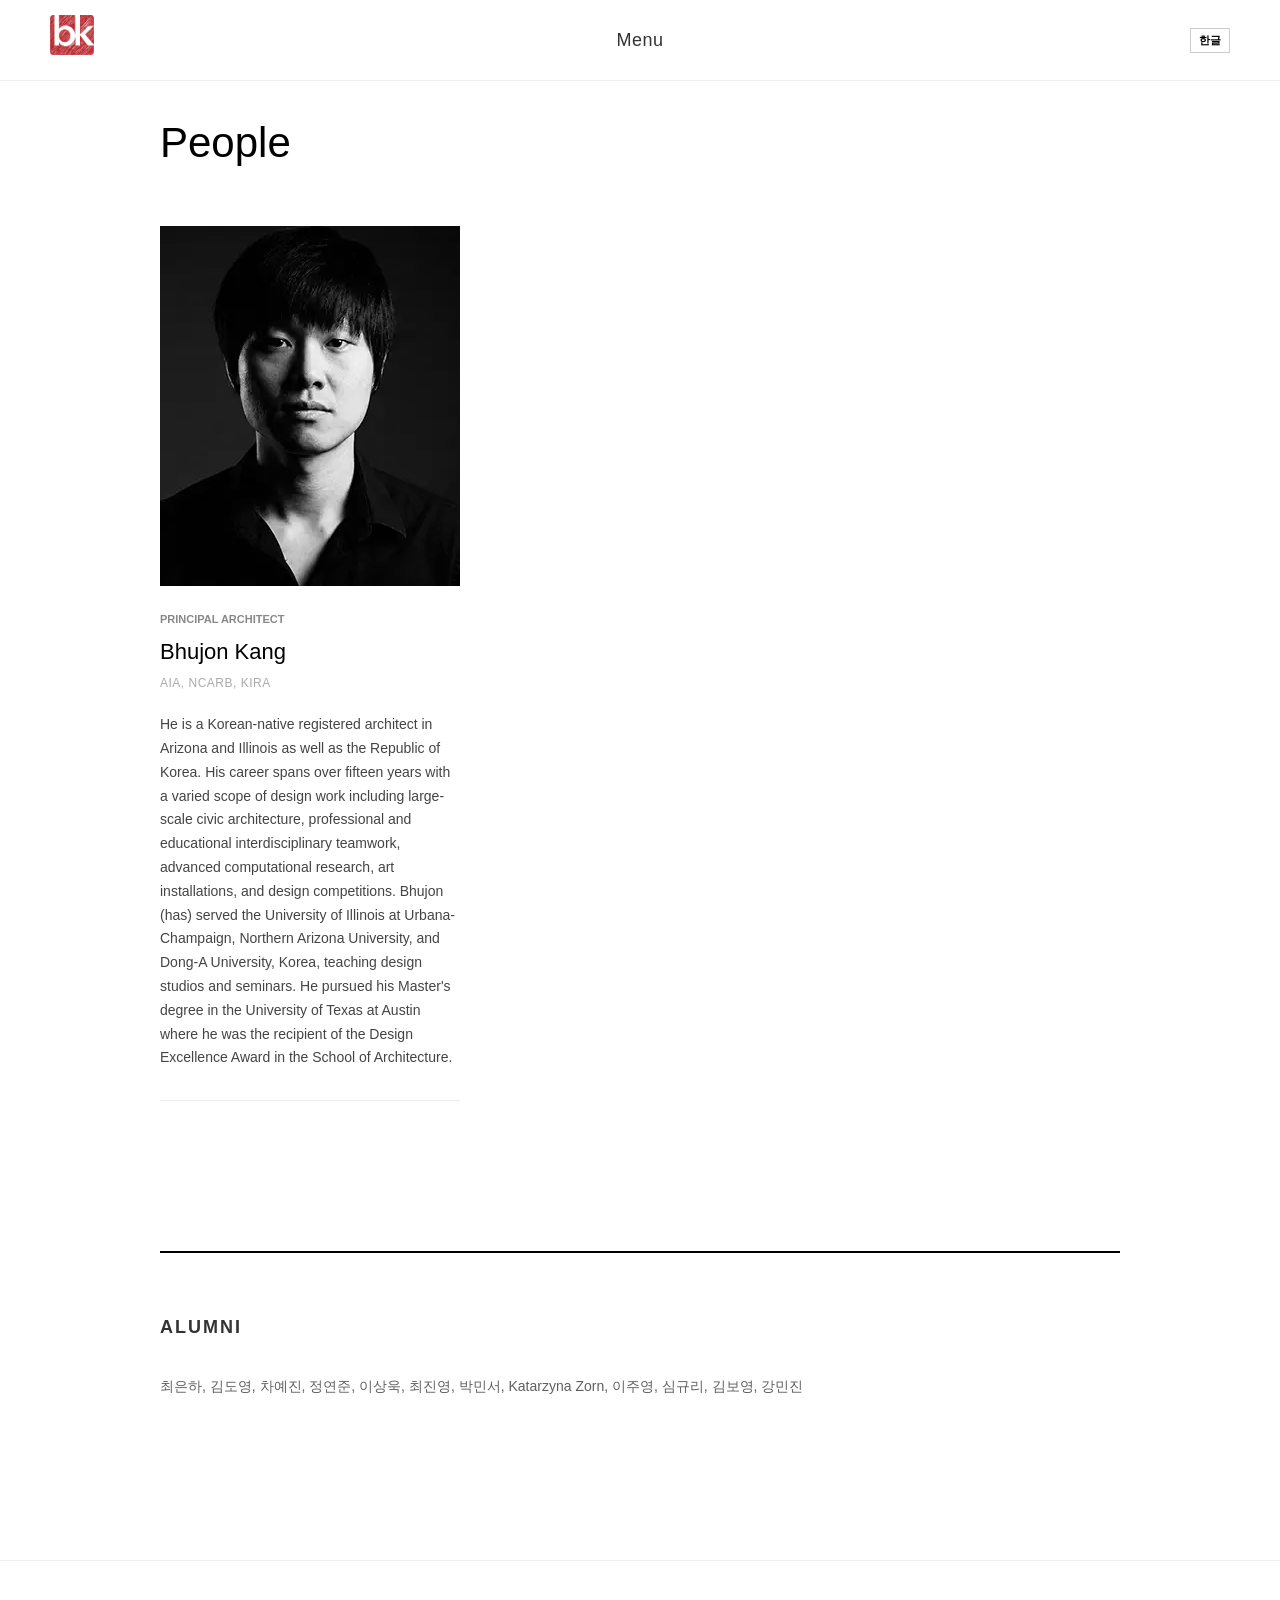
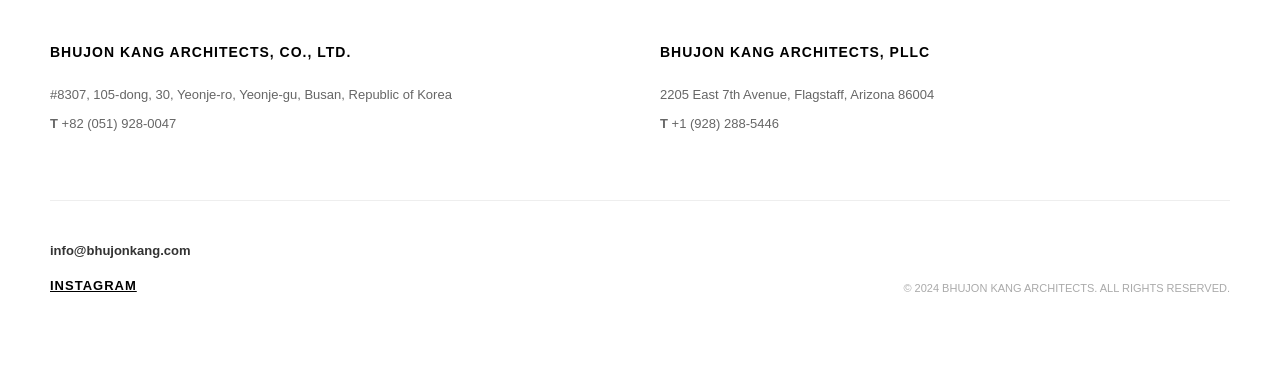
<file: people.html>
<!DOCTYPE html>
<html lang="ko">
<head>
    <meta charset="UTF-8">
    <meta name="viewport" content="width=device-width, initial-scale=1.0">
    <title>People | Bhujon Kang Architects</title>
    
    <link href="https://fonts.googleapis.com/css2?family=Noto+Sans+KR:wght@100..900&display=swap" rel="stylesheet">
    <link rel="preconnect" href="https://fonts.googleapis.com">
    <link rel="preconnect" href="https://fonts.gstatic.com" crossorigin>
    <link rel="icon" href="favicon.png" type="image/png"> 
    <link href="https://unpkg.com/aos@2.3.1/dist/aos.css" rel="stylesheet">
    <link rel="stylesheet" href="style.css">

    <style>
        /* people.html 상단 <style> 구역 */
        .view-title-xl {
            font-size: 42px; 
            font-weight: 400; /* <--- 이 숫자를 변경하세요! */
            line-height: 1.1;
            color: #000;
        }

        /* [Masonry Layout] */
        .people-masonry {
            column-count: 3;
            column-gap: 30px;
            margin-top: 60px;
        }

        .person-item {
            display: inline-block;
            width: 100%;
            margin-bottom: 50px;
            break-inside: avoid;
            border-bottom: 1px solid #eee;
            padding-bottom: 30px;
        }

        .person-img {
            width: 100%;
            overflow: hidden;
            margin-bottom: 25px;
            background: #f4f4f4;
        }

        .person-img img {
            width: 100%;
            display: block;
            filter: grayscale(100%);
            transition: 0.6s ease;
        }

        .person-item:hover .person-img img {
            filter: grayscale(0%);
            transform: scale(1.03);
        }

        .person-info .pos { font-size: 11px; font-weight: 700; color: #888; text-transform: uppercase; margin-bottom: 5px; }
        .person-info h3 { font-size: 22px; font-weight: 500; margin-bottom: 5px; color: #000; }
        .person-info .qual { font-size: 12px; color: #aaa; margin-bottom: 20px; letter-spacing: 0.5px; }
        .person-info .desc { font-size: 14px; line-height: 1.7; color: #444; word-break: keep-all; }

        /* [Alumni Section] */
        .alumni-section {
            margin-top: 100px;
            padding: 60px 0 60px;
            border-top: 2px solid #000;
        }
        .alumni-title {
            font-size: 18px; font-weight: 700; text-transform: uppercase;
            letter-spacing: 2px; margin-bottom: 30px;
        }
        .alumni-list {
            font-size: 14px; color: #606060; line-height: 2;
        }

        @media (max-width: 1024px) { .people-masonry { column-count: 2; } }
        @media (max-width: 600px) { .people-masonry { column-count: 1; } }
    </style>
</head>
<body>

    <header>
        <div class="logo"><a href="index.html"><img src="logo.png" alt="ARCHI LAB"></a></div>
        <button id="menu-btn" onclick="toggleMenu()"><span class="ko">메뉴</span><span class="en">Menu</span></button>
        <div class="right-control"><button id="header-lang-btn" onclick="toggleLanguage()">한글</button></div>
    </header>

    <div id="fullscreen-menu" class="menu-overlay">
        <button class="close-btn" onclick="toggleMenu()"><span class="ko">닫기</span><span class="en">close</span></button>
        <nav>
            <ul>
                <li><a href="about.html" onclick="toggleMenu()"><span class="ko">소개</span><span class="en">About</span></a></li>
                <li><a href="projects.html" onclick="toggleMenu()"><span class="ko">프로젝트</span><span class="en">Projects</span></a></li>
                <li><a href="news.html" onclick="toggleMenu()"><span class="ko">소식</span><span class="en">News</span></a></li>
                <li><a href="contact.html" onclick="toggleMenu()"><span class="ko">연락처</span><span class="en">Contact</span></a></li>
            </ul>
        </nav>
        <input type="text" id="search-input" placeholder="Search" onkeyup="handleMenuSearch()">
        <div id="menu-search-results"></div>
    </div>

    <main class="projects-container news-width-limit">
        <div class="people-title-section" data-aos="fade-up">
            <h1 class="view-title-xl"><span class="en">People</span><span class="ko">구성원</span></h1>
        </div>

        <div class="people-masonry" id="people-container"></div>

        <section class="alumni-section" data-aos="fade-up">
            <h2 class="alumni-title"><span class="en">Alumni</span><span class="ko">이전 구성원</span></h2>
            <div class="alumni-list">
                최은하, 김도영, 차예진, 정연준, 이상욱, 최진영, 박민서, Katarzyna Zorn, 이주영, 심규리, 김보영, 강민진
            </div>
        </section>
    </main>

    <section id="contact" class="footer-section">
        <div class="footer-container">
            <div class="footer-office-info">
                <h4>
                    <span class="ko">(주)강부존건축사사무소</span>
                    <span class="en">Bhujon Kang Architects, Co., Ltd.</span>
                </h4>
                <p>
                    <span class="ko">부산광역시 연제구 연제로30 비스타동원 105동 8307호</span>
                    <span class="en">#8307, 105-dong, 30, Yeonje-ro, Yeonje-gu, Busan, Republic of Korea</span>
                </p>
                <p>
                    <strong>T</strong> <a href="tel:0519280047">+82 (051) 928-0047</a>
                </p>
            </div>

            <div class="footer-office-info">
                <h4>
                    <span class="ko">Bhujon Kang Architects, PLLC, USA</span>
                    <span class="en">Bhujon Kang Architects, PLLC</span>
                </h4>
                <p>2205 East 7th Avenue, Flagstaff, Arizona 86004</p>
                <p>
                    <strong>T</strong> <a href="tel:19282885446">+1 (928) 288-5446</a>
                </p>
            </div>
        </div>

        <div class="footer-common">
            <div class="footer-contact-links">
                <p style="margin-bottom: 10px; font-size: 13px; font-weight: 700;">
                    <a href="mailto:info@bhujonkang.com">info@bhujonkang.com</a>
                </p>
                <a href="https://www.instagram.com/bhujonarch" target="_blank" class="instagram-link">Instagram</a>
            </div>
            <p class="copyright">© 2024 Bhujon Kang Architects. All Rights Reserved.</p>
        </div>
    </section>

    <script src="data.js"></script>
    <script src="script.js"></script>
    <script src="https://unpkg.com/aos@2.3.1/dist/aos.js"></script>
    <script>
        AOS.init({ duration: 1000, once: true });

        document.addEventListener('DOMContentLoaded', () => {
            const container = document.getElementById('people-container');
            if(typeof PeopleData !== 'undefined') {
                Object.values(PeopleData).forEach(p => {
                    const item = document.createElement('div');
                    item.className = 'person-item';
                    item.setAttribute('data-aos', 'fade-up');
                    item.innerHTML = `
                        <div class="person-img"><img src="${p.image}" alt="${p.name.en}"></div>
                        <div class="person-info">
                            <p class="pos"><span class="ko">${p.position.ko}</span><span class="en">${p.position.en}</span></p>
                            <h3><span class="ko">${p.name.ko}</span><span class="en">${p.name.en}</span></h3>
                            <p class="qual"><span class="ko">${p.qualification.ko}</span><span class="en">${p.qualification.en}</span></p>
                            <p class="desc"><span class="ko">${p.description.ko}</span><span class="en">${p.description.en}</span></p>
                        </div>
                    `;
                    container.appendChild(item);
                });
            }
        });
    </script>
</body>
</html>
</file>
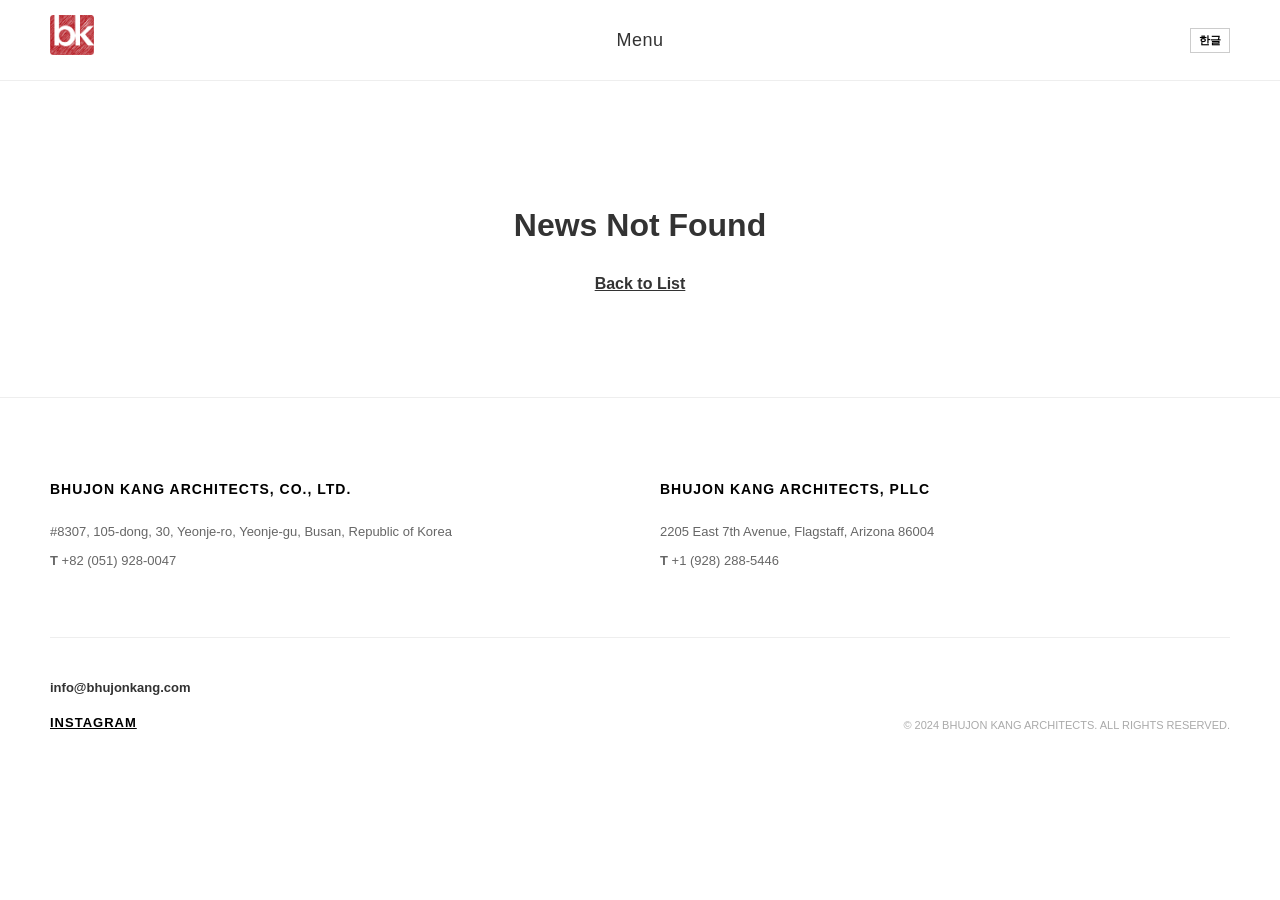
<file: view_news.html>
<!DOCTYPE html>
<html lang="ko">
<head>
    <meta charset="UTF-8">
    <meta name="viewport" content="width=device-width, initial-scale=1.0">
    <title>News View | Bhujon Kang Architects</title>
    <link href="https://fonts.googleapis.com/css2?family=Noto+Sans+KR:wght@100..900&display=swap" rel="stylesheet">
    <link rel="preconnect" href="https://fonts.googleapis.com">
    <link rel="preconnect" href="https://fonts.gstatic.com" crossorigin>

    
    <link rel="icon" href="favicon.png" type="image/png"> 
    <link href="https://unpkg.com/aos@2.3.1/dist/aos.css" rel="stylesheet">
    <link rel="stylesheet" href="style.css">

    <style>
        /* 뉴스 상세 전용 스타일 */
        .view-container {
            padding-top: 150px;
            padding-bottom: 100px;
            max-width: 1000px; /* 뉴스는 텍스트 위주라 폭을 조금 좁힘 */
            margin: 0 auto;
            padding-left: 50px;
            padding-right: 50px;
        }
        
        .view-header { margin-bottom: 50px; text-align: left; border-bottom: 1px solid #eee; padding-bottom: 30px; }
        .view-title { font-size: 36px; font-weight: 700; color: #000; margin-bottom: 10px; line-height: 1.2; }
        .view-subtitle { font-size: 18px; color: #666; font-weight: 400; margin-bottom: 20px; }
        .view-date { font-size: 14px; color: #888; display: block; margin-top: 10px; }

        .view-content { margin-bottom: 60px; }
        .view-main-img { width: 100%; height: auto; margin-bottom: 40px; display: block; }
        .view-text { font-size: 16px; line-height: 1.8; color: #333; white-space: pre-line; }

        @media (max-width: 768px) {
            .view-container { padding-top: 100px; padding-left: 20px; padding-right: 20px; }
            .view-title { font-size: 28px; }
        }
    </style>
</head>
<body>

    <header>
        <div class="logo"><a href="index.html"><img src="logo.png" alt="ARCHI LAB"></a></div>
        <button id="menu-btn" onclick="toggleMenu()"><span class="ko">메뉴</span><span class="en">Menu</span></button>
        <div class="right-control"><button id="header-lang-btn" onclick="toggleLanguage()">한글</button></div>
    </header>

    <div id="fullscreen-menu" class="menu-overlay">
        <button class="close-btn" onclick="toggleMenu()"><span class="ko">닫기</span><span class="en">close</span></button>
        <nav>
            <ul>
                <li><a href="about.html" onclick="toggleMenu()"><span class="ko">소개</span><span class="en">About</span></a></li>
                <li><a href="projects.html" onclick="toggleMenu()"><span class="ko">프로젝트</span><span class="en">Projects</span></a></li>
                <li><a href="news.html" onclick="toggleMenu()"><span class="ko">소식</span><span class="en">News</span></a></li>
                <li><a href="contact.html" onclick="toggleMenu()"><span class="ko">연락처</span><span class="en">Contact</span></a></li>
            </ul>
        </nav>
        <input type="text" id="search-input" placeholder="Search" onkeyup="handleMenuSearch()">
        <div id="menu-search-results"></div>
    </div>

    <div class="view-container">
        <div class="view-header">
            <div id="n-title" class="view-title"></div>
            <div id="n-subtitle" class="view-subtitle"></div>
            <span id="n-date" class="view-date"></span>
        </div>

        <div class="view-content">
            <img id="n-image" class="view-main-img" src="" alt="News Image">
            
            <div id="n-text" class="view-text"></div>
        </div>
        
        <div style="text-align:center; margin-top:50px;">
            <a href="news.html" style="text-decoration:underline; font-weight:700; font-size:14px;">
                <span class="en">Back to News</span><span class="ko">목록으로</span>
            </a>
        </div>
    </div>

    <section id="contact" class="footer-section">
    <div class="footer-container">
        <div class="footer-office-info">
            <h4>
                <span class="ko">(주)강부존건축사사무소</span>
                <span class="en">Bhujon Kang Architects, Co., Ltd.</span>
            </h4>
            <p>
                <span class="ko">부산광역시 연제구 연제로30 비스타동원 105동 8307호</span>
                <span class="en">#8307, 105-dong, 30, Yeonje-ro, Yeonje-gu, Busan, Republic of Korea</span>
            </p>
            <p>
                <strong>T</strong> <a href="tel:0519280047">+82 (051) 928-0047</a>
            </p>
        </div>

        <div class="footer-office-info">
            <h4>
                <span class="ko">Bhujon Kang Architects, PLLC, USA</span>
                <span class="en">Bhujon Kang Architects, PLLC</span>
            </h4>
            <p>2205 East 7th Avenue, Flagstaff, Arizona 86004</p>
            <p>
                <strong>T</strong> <a href="tel:19282885446">+1 (928) 288-5446</a>
            </p>
        </div>
    </div>

    <div class="footer-common">
        <div class="footer-contact-links">
            <p style="margin-bottom: 10px; font-size: 13px; font-weight: 700;">
                <a href="mailto:info@bhujonkang.com">info@bhujonkang.com</a>
            </p>
            <a href="https://www.instagram.com/bhujonarch" target="_blank" class="instagram-link">Instagram</a>
        </div>
        <p class="copyright">© 2024 Bhujon Kang Architects. All Rights Reserved.</p>
    </div>
    </section>

    <script src="https://unpkg.com/aos@2.3.1/dist/aos.js"></script>
    <script>AOS.init();</script>
    
    <script src="data.js"></script>
    <script src="script.js"></script>

    <script>
        document.addEventListener('DOMContentLoaded', () => {
            const params = new URLSearchParams(window.location.search);
            const id = params.get('id'); 
            
            if (typeof newsData !== 'undefined' && newsData[id]) {
                const n = newsData[id];
                
                // 데이터 주입
                document.getElementById('n-title').innerHTML = `<span class="ko">${n.title.ko}</span><span class="en">${n.title.en}</span>`;
                document.getElementById('n-subtitle').innerHTML = `<span class="ko">${n.subtitle.ko}</span><span class="en">${n.subtitle.en}</span>`;
                document.getElementById('n-date').innerText = n.date;
                
                const imgEl = document.getElementById('n-image');
                if(n.image) {
                    imgEl.src = n.image;
                    imgEl.alt = n.title.en;
                } else {
                    imgEl.style.display = 'none';
                }

                // 본문 텍스트 (객체인 경우 분기 처리)
                const textContainer = document.getElementById('n-text');
                if(typeof n.text === 'object') {
                    textContainer.innerHTML = `<span class="ko">${n.text.ko}</span><span class="en">${n.text.en}</span>`;
                } else {
                    textContainer.innerHTML = n.text;
                }

            } else {
                document.querySelector('.view-container').innerHTML = `
                    <h1 style='text-align:center; margin-top:50px;'>News Not Found</h1>
                    <div style="text-align:center; margin-top:20px;">
                        <a href="news.html" style="text-decoration:underline; font-weight:bold;">Back to List</a>
                    </div>
                `;
            }
        });
    </script>
</body>
</html>
</file>
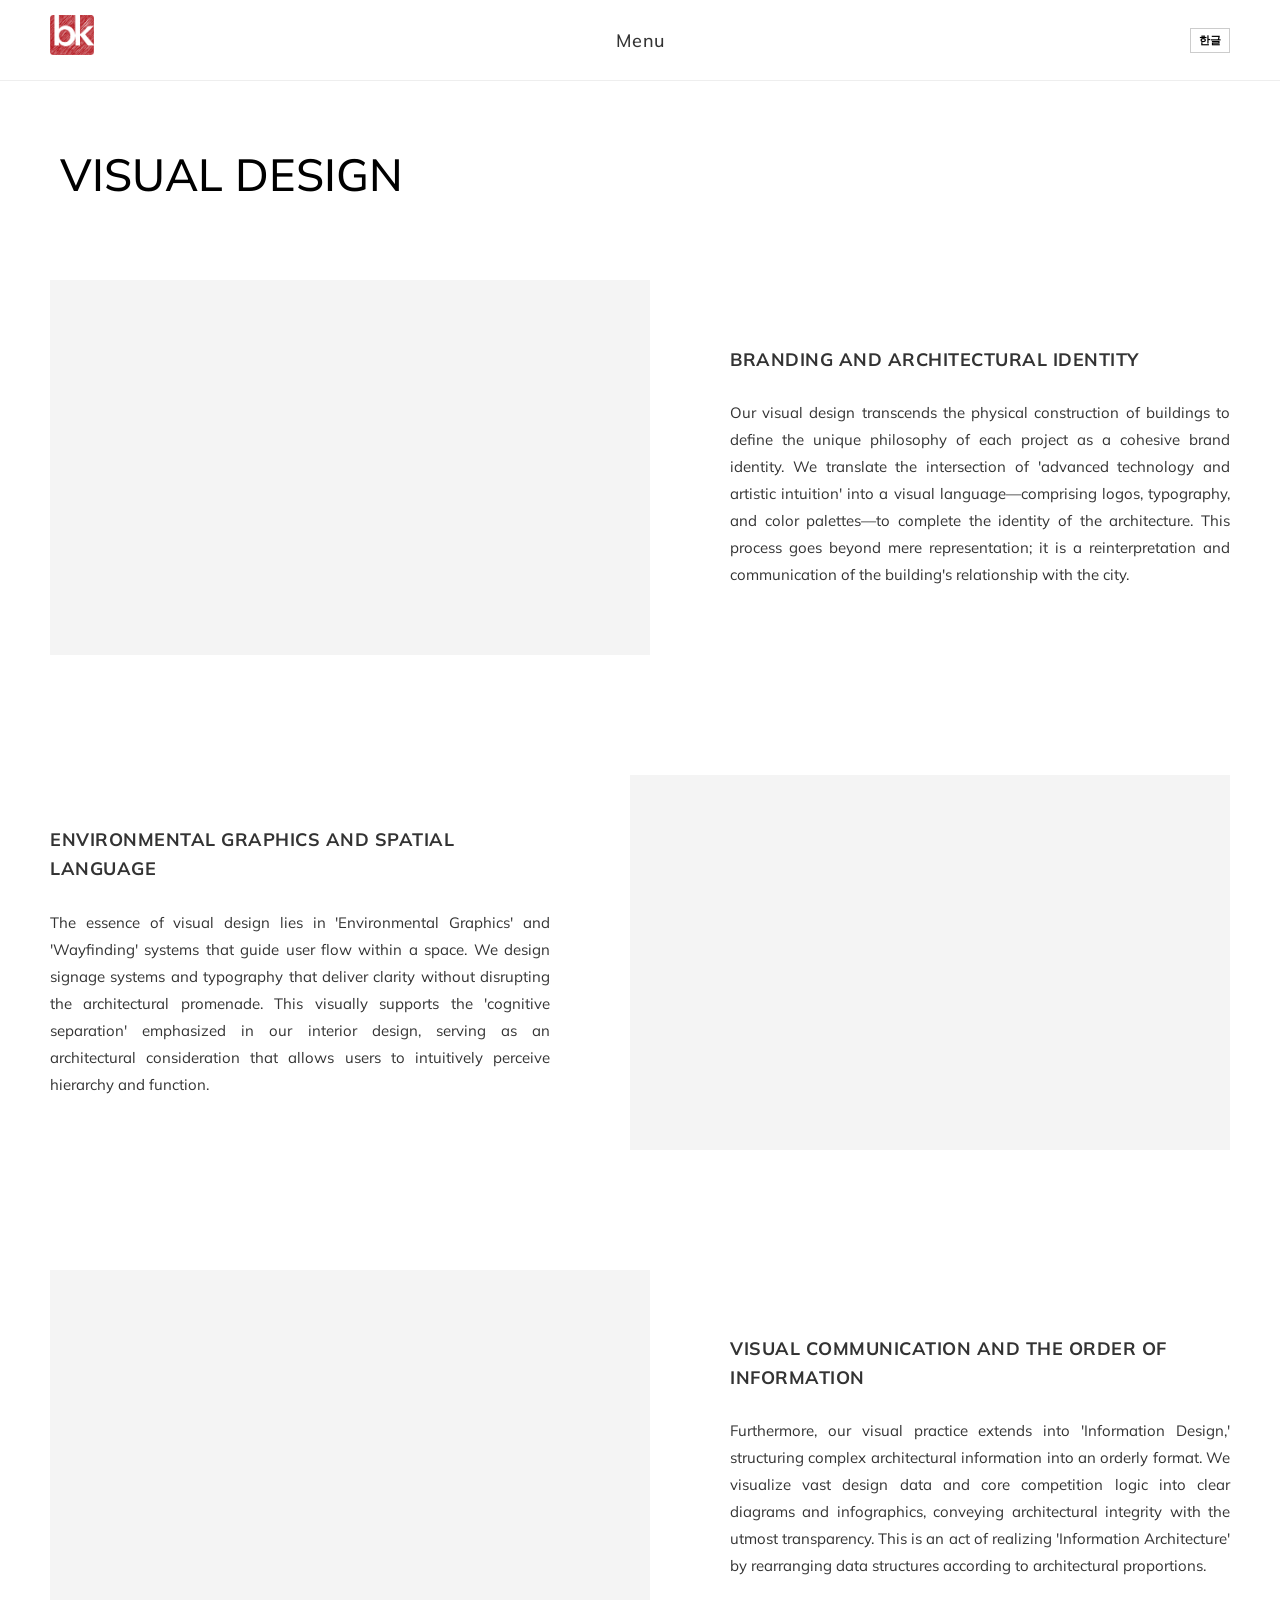
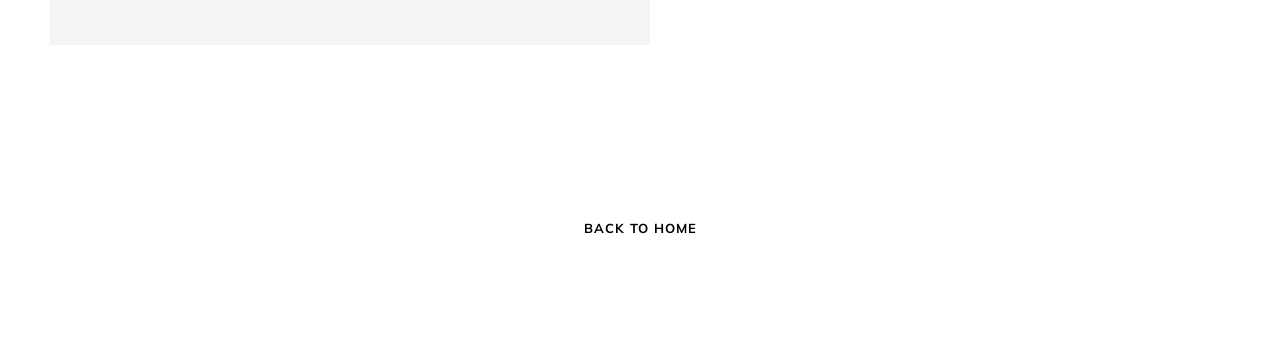
<file: visual.html>
<!DOCTYPE html>
<html lang="ko">
<head>
    <meta charset="UTF-8">
    <meta name="viewport" content="width=device-width, initial-scale=1.0">
    <title>Visual Design | Bhujon Kang Architects</title>
    
    <link href="https://fonts.googleapis.com/css2?family=Noto+Sans+KR:wght@100..900&display=swap" rel="stylesheet">
    <link rel="preconnect" href="https://fonts.googleapis.com">
    <link rel="preconnect" href="https://fonts.gstatic.com" crossorigin>
    <link href="https://fonts.googleapis.com/css2?family=Mulish:wght@300;400;600;700&display=swap" rel="stylesheet">
    
    <link rel="icon" href="favicon.png" type="image/png"> 
    <link href="https://unpkg.com/aos@2.3.1/dist/aos.css" rel="stylesheet">
    <link rel="stylesheet" href="style.css">

    <style>
        .ko { display: none !important; }
        .en { display: inline-block !important; }
        body.kor-mode .ko { display: inline-block !important; }
        body.kor-mode .en { display: none !important; }

        .sub-container { padding: 150px 50px 100px; max-width: 1400px; margin: 0 auto; }
        
        .view-title-xl {
            font-size: 45px; font-weight: 500; line-height: 1.1; color: #000;
            text-transform: uppercase; margin-bottom: 80px; padding-left: 10px;
        }

        .narrative-row { display: flex; align-items: center; gap: 80px; margin-bottom: 120px; }
        .narrative-row:nth-child(even) { flex-direction: row-reverse; }
        .text-col { flex: 1; }
        .image-col {
            flex: 1.2; background: #f4f4f4; aspect-ratio: 16 / 10;
            overflow: hidden; display: flex; justify-content: center; align-items: center;
        }
        .image-col img { width: 100%; height: 100%; object-fit: cover; }
        .narrative-title { font-size: 18px; font-weight: 700; margin-bottom: 25px; letter-spacing: 0.5px; text-transform: uppercase; }
        .narrative-p { font-size: 15px; line-height: 1.8; color: #333; text-align: justify; word-break: keep-all; }

        @media (max-width: 1024px) {
            .narrative-row, .narrative-row:nth-child(even) { flex-direction: column; gap: 40px; margin-bottom: 80px; }
            .sub-container { padding: 120px 20px 60px; }
            .view-title-xl { font-size: 32px; margin-bottom: 50px; }
        }
    </style>
</head>
<body class="kor-mode">

    <header>
        <div class="logo"><a href="index.html"><img src="logo.png" alt="ARCHI LAB"></a></div>
        <button id="menu-btn" onclick="toggleMenu()"><span class="ko">메뉴</span><span class="en">Menu</span></button>
        <div class="right-control"><button id="header-lang-btn" onclick="toggleLanguage()">한글</button></div>
    </header>
    
    <div id="fullscreen-menu" class="menu-overlay">
        <button class="close-btn" onclick="toggleMenu()"><span class="ko">닫기</span><span class="en">close</span></button>
        <nav>
            <ul>
                <li><a href="about.html" onclick="toggleMenu()"><span class="ko">소개</span><span class="en">About</span></a></li>
                <li><a href="projects.html" onclick="toggleMenu()"><span class="ko">프로젝트</span><span class="en">Projects</span></a></li>
                <li><a href="news.html" onclick="toggleMenu()"><span class="ko">소식</span><span class="en">News</span></a></li>
                <li><a href="contact.html" onclick="toggleMenu()"><span class="ko">연락처</span><span class="en">Contact</span></a></li>
            </ul>
        </nav>
    </div>

    <main class="sub-container">
        <h1 class="view-title-xl" data-aos="fade-up">
            <span class="en">Visual Design</span>
            <span class="ko">시각디자인</span>
        </h1>

        <section class="narrative-row" data-aos="fade-up">
            <div class="text-col">
                <h2 class="narrative-title"><span class="ko">브랜딩과 건축적 정체성</span><span class="en">Branding and Architectural Identity</span></h2>
                <div class="narrative-p">
                    <p class="ko">강부존건축사사무소의 시각디자인은 건축물의 물리적 구축을 넘어, 프로젝트가 지닌 고유한 철학을 하나의 응집된 브랜드로 정의하는 작업입니다. 우리는 건축의 '최신 기술과 예술적 직관'이 만나는 지점을 로고, 타이포그래피, 컬러 팔레트와 같은 시각적 언어로 번역하여 건축물의 아이덴티티를 완성합니다. 이는 단순히 건물을 보여주는 것을 넘어, 프로젝트가 도시와 맺는 관계를 브랜드의 관점에서 재해석하고 소통하는 과정입니다.</p>
                    <p class="en">Our visual design transcends the physical construction of buildings to define the unique philosophy of each project as a cohesive brand identity. We translate the intersection of 'advanced technology and artistic intuition' into a visual language—comprising logos, typography, and color palettes—to complete the identity of the architecture. This process goes beyond mere representation; it is a reinterpretation and communication of the building's relationship with the city.</p>
                </div>
            </div>
            <div class="image-col"></div>
        </section>

        <section class="narrative-row" data-aos="fade-up">
            <div class="text-col">
                <h2 class="narrative-title"><span class="ko">환경 그래픽과 공간의 언어</span><span class="en">Environmental Graphics and Spatial Language</span></h2>
                <div class="narrative-p">
                    <p class="ko">시각디자인의 정수는 공간 내부에서 사용자의 흐름을 가이드하는 '환경 그래픽'과 '웨이파인딩' 시스템에 있습니다. 우리는 건축적 산책로의 흐름을 방해하지 않으면서도 명료하게 정보를 전달하는 사인 시스템과 타이포그래피를 설계합니다. 이는 인테리어 설계에서 강조된 '인지적 분리'를 시각적으로 보조하며, 공간의 위계와 기능을 직관적으로 파악하게 만드는 건축적 배려입니다.</p>
                    <p class="en">The essence of visual design lies in 'Environmental Graphics' and 'Wayfinding' systems that guide user flow within a space. We design signage systems and typography that deliver clarity without disrupting the architectural promenade. This visually supports the 'cognitive separation' emphasized in our interior design, serving as an architectural consideration that allows users to intuitively perceive hierarchy and function.</p>
                </div>
            </div>
            <div class="image-col"></div>
        </section>

        <section class="narrative-row" data-aos="fade-up">
            <div class="text-col">
                <h2 class="narrative-title"><span class="ko">시각적 소통과 정보의 질서</span><span class="en">Visual Communication and the Order of Information</span></h2>
                <div class="narrative-p">
                    <p class="ko">나아가 우리의 시각디자인 Practice는 복잡한 건축적 정보를 질서 있게 구조화하는 '정보 디자인'의 영역으로 확장됩니다. 우리는 방대한 설계 데이터와 공모전의 핵심 논리를 명료한 다이어그램과 인포그래픽으로 시각화하여, 건축의 진실성을 가장 투명하게 전달합니다. 이는 화려한 기교로 본질을 가리는 것이 아니라, 데이터가 가진 논리적 구조를 건축적 비례에 맞게 재배치하여 '정보의 건축'을 실현하는 과정입니다.</p>
                    <p class="en">Furthermore, our visual practice extends into 'Information Design,' structuring complex architectural information into an orderly format. We visualize vast design data and core competition logic into clear diagrams and infographics, conveying architectural integrity with the utmost transparency. This is an act of realizing 'Information Architecture' by rearranging data structures according to architectural proportions.</p>
                </div>
            </div>
            <div class="image-col"></div>
        </section>

        <div style="text-align:center; padding-top: 50px;" data-aos="fade-up">
            <a href="index.html" style="text-decoration:underline; font-weight:700; font-size:13px; color:#000; text-transform: uppercase; letter-spacing: 1px;">
                <span class="en">Back to Home</span>
                <span class="ko">홈으로 돌아가기</span>
            </a>
        </div>
    </main>

    <script src="https://unpkg.com/aos@2.3.1/dist/aos.js"></script>
    <script>AOS.init({ duration: 1000, once: true });</script>
    <script src="data.js"></script>
    <script src="script.js"></script>
</body>
</html>
</file>
<file: style.css>
/* ========================================= */
/* 1. 기본 설정 및 폰트 (Base & Fonts) */
/* ========================================= */
* { margin: 0; padding: 0; box-sizing: border-box; }

/* 폰트: 나눔스퀘어 적용 */
/* [수정] 영문 폰트를 Mulish로 변경 */
.en { 
    font-family: 'Mulish', sans-serif; 
    display: inline-block; 
}

body { 
    font-family: 'Mulish', 'NanumSquare', sans-serif; 
    color: #333; 
    background-color: #ffffff;
    line-height: 1.6; 
    overflow-x: hidden; 
}
.ko { font-family: 'NanumSquare', sans-serif; display: none; } 

/* 언어 전환 로직 */
body.kor-mode .en { display: none; }
body.kor-mode .ko { display: inline-block; }
body.kor-mode h1 .ko, body.kor-mode h2 .ko, 
body.kor-mode p .ko, body.kor-mode div .ko, 
body.kor-mode span .ko, body.kor-mode li .ko { display: block; }
body.kor-mode span.ko { display: inline; }

a { text-decoration: none; color: inherit; }
button { font-family: inherit; }


/* ========================================= */
/* 2. 헤더 및 네비게이션 (Header & Nav) */
/* ========================================= */
header { 
    display: flex; justify-content: space-between; align-items: center; 
    padding: 15px 50px; 
    position: fixed; width: 100%; top: 0; 
    background: rgba(255, 255, 255, 0.95); 
    z-index: 1000; 
    border-bottom: 1px solid #eee; 
}

.logo a { display: block; height: 50px; }
.logo img { height: 80%; width: auto; display: block; }

#menu-btn { 
    position: absolute; left: 50%; transform: translateX(-50%); 
    background: none; border: none; cursor: pointer; 
    font-size: 18px; font-weight: 500; 
    color: #333; letter-spacing: 0.5px; 
    transition: opacity 0.3s; 
}
#menu-btn:hover { opacity: 0.6; }

.right-control { display: flex; align-items: center; }
#header-lang-btn { 
    border: 1px solid #ccc; background: none; 
    padding: 4px 8px; cursor: pointer; 
    font-size: 11px; font-weight: bold; 
    transition: 0.3s; 
    min-width: 40px; text-align: center;
}
#header-lang-btn:hover { background: #333; color: white; border-color: #333; }

/* 메뉴 팝업 */
.menu-overlay { 
    position: fixed; top: 0; left: 0; width: 100%; height: 100vh; 
    background: rgba(255, 255, 255, 0.98); 
    z-index: 2000; 
    display: flex; flex-direction: column; 
    justify-content: flex-start; align-items: center; 
    padding-top: 150px; 
    opacity: 0; visibility: hidden; 
    transform: translateY(-20px); 
    transition: all 0.4s ease-in-out; 
    pointer-events: none; 
}
.menu-overlay.active { opacity: 1; visibility: visible; transform: translateY(0); pointer-events: auto; }

.menu-overlay nav ul { list-style: none; text-align: center; display: flex; flex-direction: column; gap: 25px; } 
.menu-overlay nav a { 
    font-size: 21px; font-weight: 400; color: #444; 
    letter-spacing: 2px; text-transform: uppercase; 
    transition: color 0.3s; 
}
.menu-overlay nav a:hover { color: #000; font-weight: 600; }

.close-btn { 
    margin-bottom: 40px; border: none; background: none; cursor: pointer; 
    font-size: 21px; color: #333; letter-spacing: 0.5px; 
}
.close-btn:hover { opacity: 0.6; }

/* 메뉴 검색창 */
#search-input { 
    margin-top: 40px; 
    width: 300px; 
    background: transparent; 
    border: none; 
    border-bottom: 1px solid #333; 
    padding: 10px; 
    text-align: center; 
    font-family: inherit; 
    font-size: 16px; 
    color: #333; 
    outline: none; 
    border-radius: 0; 
}
#search-input::placeholder { color: #aaa; }

/* 검색 결과 컨테이너 */
#menu-search-results {
    width: 300px; max-height: 300px; overflow-y: auto;
    margin-top: 20px; text-align: left;
    -ms-overflow-style: none; scrollbar-width: none; 
}
#menu-search-results::-webkit-scrollbar { display: none; }

.menu-result-item {
    display: block; padding: 12px 0; border-bottom: 1px solid #eee;
    transition: opacity 0.3s; cursor: pointer;
}
.menu-result-item:hover { opacity: 0.6; }
.menu-result-title { font-size: 16px; font-weight: 500; color: #000; margin-bottom: 4px; display: block; }
.menu-result-sub { font-size: 13px; color: #888; display: block; }


/* ========================================= */
/* 3. 메인 (Index) - PC 버전 스타일 */
/* ========================================= */
.hero-swiper-container { 
    width: 100%; min-height: 100vh; 
    display: flex; flex-direction: column; 
    justify-content: flex-start; align-items: center; 
    background: #fff; overflow: hidden; 
    padding-top: 120px; 
}

.selected-project-title {
    width: 100%; padding-left: 50px; margin-bottom: 50px; 
    text-align: left; font-size: 50px; font-weight: 200; 
    color: #000; line-height: 1.3; z-index: 10;
}
.selected-project-title .ko { font-weight: 200; }

/* [Main Swiper] Coverflow Style */
.mainSwiper { width: 100%; padding-top: 0; padding-bottom: 10px; }
.mainSwiper .swiper-slide { 
    background-position: center; background-size: cover; 
    width: 65vw !important; aspect-ratio: 4 / 3; height: auto; 
    display: flex; flex-direction: column; align-items: center; justify-content: flex-start;
    opacity: 0.2; transition: all 1s ease; 
}
.mainSwiper .swiper-slide-active { 
    z-index: 10; opacity: 1; transform: scale(1); 
}

.mainSwiper .img-box { 
    width: 100%; height: 85%; overflow: hidden; 
    box-shadow: 0 10px 20px rgba(0,0,0,0.1); display: block;
}
.mainSwiper img { display: block; width: 100%; height: 100%; object-fit: cover; }

/* [News Swiper] Flat Style */
.newsSwiper { width: 100%; padding-left: 50px; padding-right: 50px; }
.newsSwiper .swiper-slide { width: auto !important; opacity: 1; }
.newsSwiper .img-box { width: 300px; height: 150px; overflow: hidden; display: block; }
.newsSwiper img { width: 100%; height: 100%; object-fit: cover; }

/* 공통 텍스트 */
.slide-text { width: 100%; height: 15%; text-align: center; margin-top: 15px; }
.slide-title { font-size: 20px; color: #000; font-weight: 500; margin-bottom: 4px; line-height: 1.2; }
.slide-subtitle { font-size: 16px; color: #686868; font-weight: 200; letter-spacing: 1px;  }

.latest-news-title {
    width: 100%; padding-left: 50px; margin-top: 80px; margin-bottom: 20px;
    font-size: 14px; font-weight: 400; color: #000; text-transform: uppercase; letter-spacing: 1px;
}


/* ========================================= */
/* 4. 프로젝트/뉴스 페이지 (Grid & List) */
/* ========================================= */
.projects-container { 
    padding-top: 120px; padding-bottom: 100px; padding-left: 0; padding-right: 0;
    max-width: 100%; margin: 0 auto; 
}
.news-width-limit { width: 75%; margin: 0 auto; padding-left: 0; padding-right: 0; }

.projects-controls { 
    padding: 0 50px 20px 50px; display: flex; justify-content: space-between; align-items: center; 
    margin-bottom: 60px; border-bottom: 1px solid #eee; 
}
.view-toggles { display: flex; gap: 20px; }
.view-btn { 
    background: none; border: none; cursor: pointer; 
    font-size: 14px; font-weight: 500; color: #999; font-family: inherit; transition: color 0.3s; 
}
.view-btn.active { color: #000; font-weight: 500; border-bottom: 2px solid #000; }

.project-search { position: relative; }
#p-search-input, #n-search-input { 
    border: none; border-bottom: 1px solid #ccc; 
    padding: 5px 25px 5px 5px; font-size: 14px; width: 200px; 
    outline: none; font-family: inherit; 
}


/* [GRID VIEW] */
.project-grid { display: grid; grid-template-columns: repeat(3, 1fr); gap: 4px; padding: 0 4px; }
.grid-item { margin-bottom: 20px; cursor: pointer; }
.grid-item img { 
    width: 100%; aspect-ratio: 4/3; object-fit: cover; display: block; margin-bottom: 10px; 
    filter: grayscale(100%); transition: filter 0.3s, transform 0.5s; 
}
.grid-item:hover img { filter: grayscale(0%); transform: scale(1.05); }

.grid-info { text-align: left; }
.grid-title { font-size: 18px; font-weight: 700; color: #000; margin-bottom: 1px; line-height: 1.1; }
.grid-sub { font-size: 14px; color: #000; font-weight: 200; line-height: 1.2; } 
.grid-meta-row {
    display: flex; justify-content: space-between; align-items: center;
    margin-top: 5px; border-top: 1px solid #eee; 
    padding-top: 2px; padding-right: 20px; 
}


/* [LIST VIEW] */
.project-list { display: flex; flex-direction: column; gap: 0; }
.list-item {
    display: grid; grid-template-columns: 1.5fr 2fr 0.8fr 0.5fr 1fr; 
    gap: 20px; padding: 12px 10px; align-items: center; position: relative;
    cursor: pointer; transition: background 0.3s, transform 0.3s; text-align: left;
}
.list-item:hover { background: #fff; transform: translateX(10px); }
.list-item::after {
    content: ''; position: absolute; bottom: 0; left: 0; width: 100%; height: 1px; background: #ccc;
}


/* 5. PC vs Mobile 화면 분기 로직 */
/* ========================================= */
.mobile-only { display: none !important; }
.desktop-only { display: flex !important; flex-direction: column; }

@media (max-width: 768px) {
    .desktop-only { display: none !important; }
    .mobile-only { display: block !important; }
    /* 핸드폰 모드에서 프로젝트 검색창 제거 */
    .project-search { display: none !important; }
    .list-header, .list-item { font-size: 70% !important; gap: 8px !important; }
    header { padding: 10px 20px; }
    .project-grid { grid-template-columns: 1fr; } 
    .projects-container { padding: 100px 0; }
    .news-width-limit { width: 100%; padding: 0 20px; }
    
    /* === INSERT THE NEW SCRIPT HERE === */
}

/* Selected 타이틀 및 컨테이너 위치 정의 */
    .mobile-project-container {
        padding-top: 100px; /* 고정 헤더에 가려지지 않도록 상단 여백 추가 */
        width: 100%;
    }
    .mobile-title {
        padding-left: 20px; /* 왼쪽 여백 */
        margin-bottom: 30px; /* 아래 프로젝트 리스트와의 간격 */
        font-size: 28px; /* 모바일 적정 글자 크기 */
        font-weight: 200;
    }

    /* 2. Mobile Project List (The #home-mobile list in index.html) */
    .mobile-project-item {
        width: 100%;
        margin-bottom: 50px;
        padding: 0 20px;
        font-size: 12px;
    }
    .mobile-project-item img {
        width: 100% !important; /* Ensures the images fill the container width */
        height: auto;
        display: block;
        object-fit: cover;
    }
    .mobile-title {
        padding-left: 20px;
        margin-bottom: 30px;
        font-size: 32px;
        font-weight: 700;
    }



/* ========================================= */
/* 6. [수정됨] 푸터 섹션 (Footer Section) */
/* ========================================= */
.footer-section { 
    background: #fff; /* 배경색을 밝은 톤으로 변경하여 건축적 느낌 강화 */
    color: #333; 
    padding: 80px 50px; 
    text-align: left; 
    border-top: 1px solid #eee;
}

/* 두 사무소 정보를 담는 컨테이너 */
.footer-container {
    display: flex;
    justify-content: space-between;
    flex-wrap: wrap;
    gap: 40px;
    max-width: 100%;
    margin-bottom: 60px;
}

/* 개별 사무소 정보 컬럼 */
.footer-office-info {
    flex: 1;
    min-width: 300px;
}

.footer-office-info h4 {
    font-size: 14px;
    font-weight: 700;
    margin-bottom: 20px;
    text-transform: uppercase;
    letter-spacing: 1px;
    color: #000;
}

.footer-office-info p {
    font-size: 13px;
    line-height: 1.8;
    margin-bottom: 5px;
    color: #666;
}

.footer-office-info a:hover {
    text-decoration: underline;
}

/* 공통 정보 하단 영역 (이메일, 인스타그램, 카피라이트) */
.footer-common {
    display: flex;
    justify-content: space-between;
    align-items: flex-end;
    padding-top: 40px;
    border-top: 1px solid #eee;
}

.footer-contact-links p {
    font-size: 14px;
    font-weight: 700;
    margin-bottom: 10px;
}

.instagram-link {
    display: inline-block;
    font-size: 13px;
    font-weight: 700;
    text-decoration: underline;
    text-transform: uppercase;
    letter-spacing: 1px;
    color: #000;
    transition: opacity 0.3s;
}
.instagram-link:hover { opacity: 0.6; }

.copyright {
    font-size: 11px;
    color: #aaa;
    text-transform: uppercase;
}

/* 푸터 모바일 대응 */
@media (max-width: 768px) {
    .footer-section { padding: 60px 20px; }
    .footer-container { flex-direction: column; gap: 40px; margin-bottom: 40px; }
    .footer-common { flex-direction: column; align-items: flex-start; gap: 30px; }
}


/* ========================================= */
/* 7. 애니메이션 및 기타 */
/* ========================================= */
.img-box img, .grid-item img, .swiper-slide img { transition: transform 0.5s ease; }
.img-box:hover img, .grid-item:hover img { transform: scale(1.05); }
button { transition: all 0.3s ease; }


/* ========================================= */
/* 8. Design Principles 섹션 스타일 */
/* ========================================= */
.design-principles-section {
    width: 100%; margin-top: 20px; margin-bottom: 50px; 
    display: flex; justify-content: flex-start; align-items: flex-start;
}
.dp-title-col { width: 50%; padding-left: 50px; }
.dp-title {
    font-size: 14px; font-weight: 400; color: #000; 
    text-transform: uppercase; letter-spacing: 1px;
    padding-top: 18px; 
}
.dp-list-col { width: 70%; display: flex; flex-direction: column; padding-right: 50px; }
.dp-item {
    display: block; width: 100%; font-size: 40px; color: #000; font-weight: 400; 
    border-bottom: 1px solid rgba(0, 0, 0, 0.5); padding: 15px 0; transition: color 0.3s ease;
}
.dp-item:hover { color: #b3b3b3; }

@media (max-width: 768px) {
    .design-principles-section { flex-direction: column; }
    .dp-title-col, .dp-list-col { width: 100%; padding-left: 20px; padding-right: 20px; }
    .dp-item { font-size: 24px; }
}

.video-container {
    position: relative;
    padding-bottom: 56.25%; /* 16:9 비율 */
    height: 0;
    overflow: hidden;
    margin-bottom: 20px;
}

.video-container iframe {
    position: absolute;
    top: 0;
    left: 0;
    width: 100%;
    height: 100%;
}



.section-header {
    display: flex;
    justify-content: space-between;
    align-items: flex-end;
    margin-bottom: 30px;
    border-bottom: 1px solid #000;
    padding-bottom: 15px;
}

.section-title {
    font-size: 18px;
    font-weight: 700;
    text-transform: uppercase;
    letter-spacing: 1px;
}

.insta-link {
    font-size: 13px;
    color: #888;
    text-decoration: none;
    transition: color 0.3s;
}

.insta-link:hover { color: #000; }
</file>
